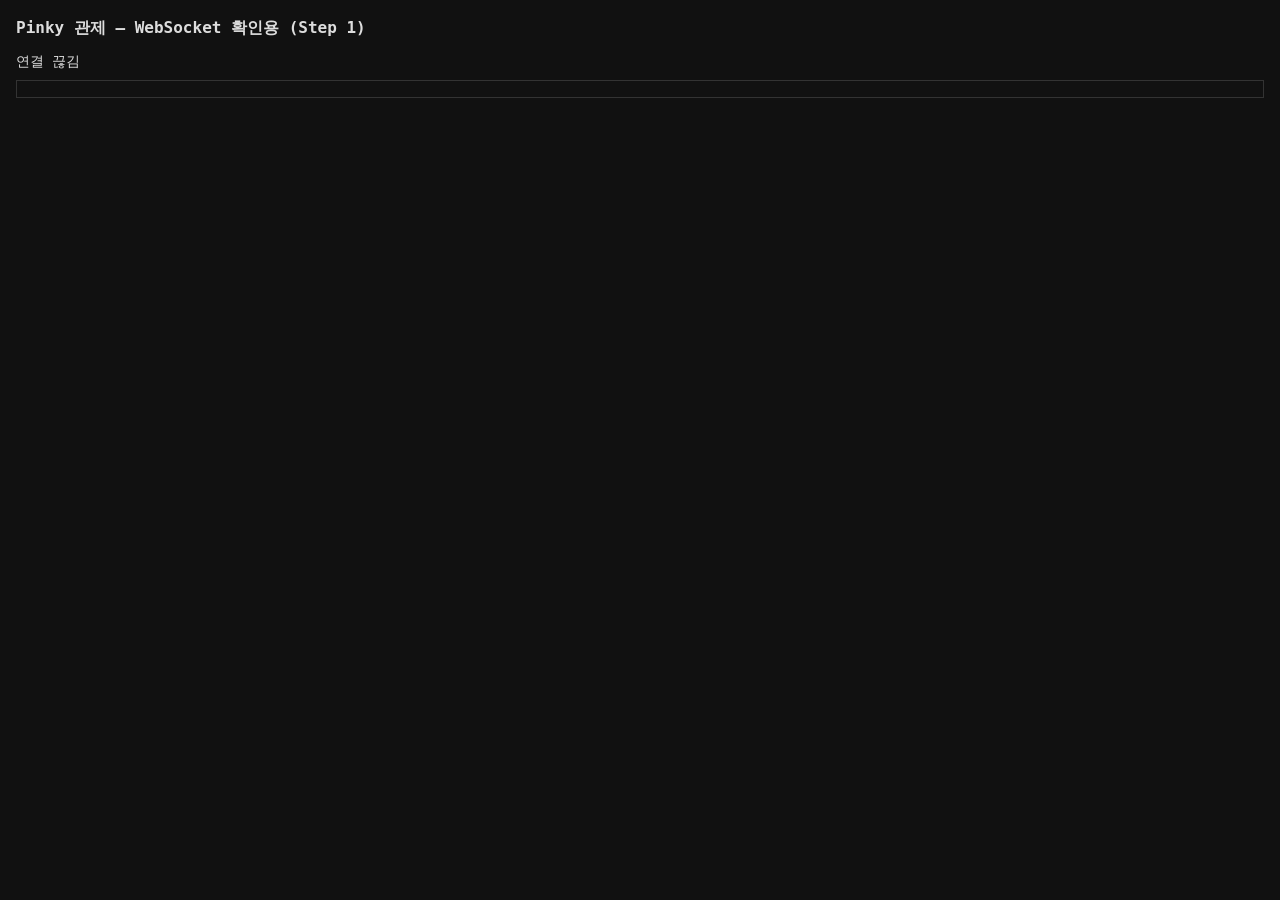
<file: pinky_web_gui/backend/static/index.html>
<!doctype html>
<html lang="ko">
<head>
<meta charset="utf-8">
<meta name="viewport" content="width=device-width, initial-scale=1">
<title>Pinky 관제 (콘솔 확인용)</title>
<style>
  body { font: 14px/1.5 monospace; margin: 16px; background: #111; color: #ddd; }
  h1 { font-size: 16px; }
  #status { margin-bottom: 8px; }
  #log { white-space: pre-wrap; max-height: 70vh; overflow: auto; border: 1px solid #333; padding: 8px; }
</style>
</head>
<body>
<h1>Pinky 관제 — WebSocket 확인용 (Step 1)</h1>
<div id="status">연결 중…</div>
<div id="log"></div>
<script>
  // Step 1 확인용 최소 페이지. 수신한 메시지를 화면과 브라우저 콘솔에 그대로 찍는다.
  const statusEl = document.getElementById('status');
  const logEl = document.getElementById('log');
  const MAX_LINES = 200;

  const ws = new WebSocket(`${location.protocol === 'https:' ? 'wss' : 'ws'}://${location.host}/ws`);
  ws.onopen = () => { statusEl.textContent = '연결됨'; };
  ws.onclose = () => { statusEl.textContent = '연결 끊김'; };
  ws.onmessage = (ev) => {
    const msg = JSON.parse(ev.data);
    console.log(msg);
    logEl.textContent += ev.data + '\n';
    const lines = logEl.textContent.split('\n');
    if (lines.length > MAX_LINES) logEl.textContent = lines.slice(-MAX_LINES).join('\n');
    logEl.scrollTop = logEl.scrollHeight;
  };
</script>
</body>
</html>
</file>
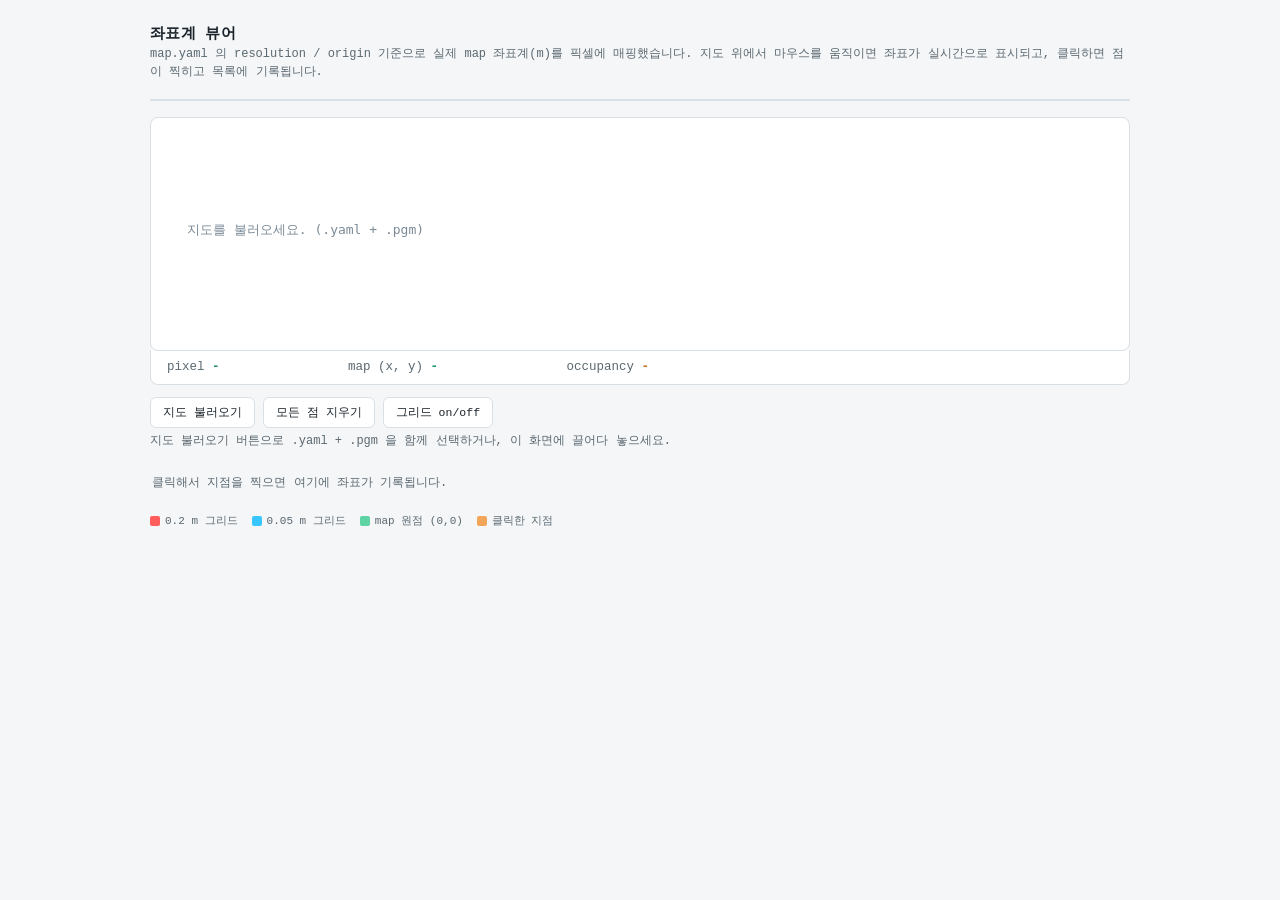
<file: map_view_pc/pinky_map_viewer.html>
<!DOCTYPE html>
<html lang="ko">
<head>
<meta charset="UTF-8">
<title>my_pinky_map10 좌표 뷰어</title>
<style>
  :root{
    --bg:#0d1117; --panel:#151b23; --line:#22303c; --grid-major:#3a4b55; --grid-minor:#1c262e;
    --accent:#5fd3a3; --accent2:#f2a65a; --text:#dbe4ea; --dim:#7b8a96; --mono:'SFMono-Regular',Consolas,'Liberation Mono',Menlo,monospace;
  }
  @media (prefers-color-scheme: light){
    :root:not([data-theme="dark"]){
      --bg:#f4f6f8; --panel:#ffffff; --line:#d8e0e6; --grid-major:#c3ccd3; --grid-minor:#e7ecef;
      --accent:#1f8f66; --accent2:#c9701f; --text:#1b242b; --dim:#5b6870;
    }
  }
  :root[data-theme="dark"]{
    --bg:#0d1117; --panel:#151b23; --line:#22303c; --grid-major:#3a4b55; --grid-minor:#1c262e;
    --accent:#5fd3a3; --accent2:#f2a65a; --text:#dbe4ea; --dim:#7b8a96;
  }
  *{box-sizing:border-box;}
  body{
    margin:0; background:var(--bg); color:var(--text); font-family:var(--mono);
    min-height:100vh; padding:24px 16px 60px;
  }
  .wrap{max-width:980px; margin:0 auto;}
  h1{font-size:15px; font-weight:600; letter-spacing:.02em; color:var(--text); margin:0 0 2px;}
  .sub{color:var(--dim); font-size:12px; margin:0 0 18px; line-height:1.5;}
  .meta{
    display:grid; grid-template-columns:repeat(auto-fit,minmax(120px,1fr)); gap:1px;
    background:var(--line); border:1px solid var(--line); border-radius:6px; overflow:hidden;
    margin-bottom:16px; font-size:11px;
  }
  .meta div{background:var(--panel); padding:8px 10px;}
  .meta b{display:block; color:var(--dim); font-weight:500; font-size:10px; text-transform:none; margin-bottom:2px;}
  .meta span{color:var(--accent); font-size:12.5px;}
  .stage{
    position:relative; background:var(--panel); border:1px solid var(--line); border-radius:8px;
    padding:16px; overflow:auto;
  }
  canvas{display:block; cursor:crosshair; image-rendering:pixelated; border-radius:2px;}
  .readout{
    display:flex; gap:18px; align-items:center; flex-wrap:wrap;
    background:var(--panel); border:1px solid var(--line); border-top:none; border-radius:0 0 8px 8px;
    padding:10px 16px; font-size:12.5px; margin-top:-1px;
  }
  .readout .tag{color:var(--dim);}
  .readout .val{color:var(--accent); font-weight:600; min-width:118px; display:inline-block;}
  .readout .val2{color:var(--accent2); font-weight:600; min-width:70px; display:inline-block;}
  .controls{display:flex; gap:8px; margin:12px 0 4px; flex-wrap:wrap;}
  button{
    font-family:var(--mono); font-size:11.5px; background:var(--panel); color:var(--text);
    border:1px solid var(--line); padding:7px 12px; border-radius:6px; cursor:pointer;
  }
  button:hover{border-color:var(--accent); color:var(--accent);}
  select{
    font-family:var(--mono); font-size:11.5px; background:var(--panel); color:var(--text);
    border:1px solid var(--line); padding:7px 10px; border-radius:6px;
  }
  body.dragging .stage{outline:2px dashed var(--accent); outline-offset:-6px;}
  .points{margin-top:10px; font-size:12px;}
  .points-list{list-style:none; margin:6px 0 0; padding:0; max-height:160px; overflow:auto;}
  .points-list li{
    display:flex; justify-content:space-between; gap:8px; padding:5px 8px; border-bottom:1px solid var(--line);
    color:var(--text); font-size:12px;
  }
  .points-list li span.c{color:var(--accent);}
  .points-list li button{padding:2px 7px; font-size:10px;}
  .empty{color:var(--dim); font-size:12px; padding:6px 2px;}
  .legend{display:flex; gap:14px; font-size:11px; color:var(--dim); margin-top:10px; flex-wrap:wrap;}
  .legend span{display:inline-flex; align-items:center; gap:5px;}
  .sw{width:10px; height:10px; border-radius:2px; display:inline-block;}
</style>
</head>
<body>
<div class="wrap">
  <h1 id="title">my_pinky_map10 — 좌표계 뷰어</h1>
  <p class="sub">map.yaml 의 resolution / origin 기준으로 실제 map 좌표계(m)를 픽셀에 매핑했습니다. 지도 위에서 마우스를 움직이면 좌표가 실시간으로 표시되고, 클릭하면 점이 찍히고 목록에 기록됩니다.</p>

  <div class="meta" id="meta"></div>

  <div class="stage">
    <canvas id="cv"></canvas>
  </div>
  <div class="readout">
    <span><span class="tag">pixel</span> <span class="val" id="pxOut">-</span></span>
    <span><span class="tag">map (x, y)</span> <span class="val" id="xyOut">-</span></span>
    <span><span class="tag">occupancy</span> <span class="val2" id="occOut">-</span></span>
  </div>

  <div class="controls">
    <button id="openBtn">지도 불러오기</button>
    <input type="file" id="mapFile" accept=".yaml,.yml,.pgm" multiple hidden>
    <button id="clearBtn">모든 점 지우기</button>
    <button id="gridBtn">그리드 on/off</button>
  </div>
  <div class="sub" id="mapNote">지도 불러오기 버튼으로 .yaml + .pgm 을 함께 선택하거나, 이 화면에 끌어다 놓으세요.</div>

  <div class="points">
    <div id="pointsEmpty" class="empty">클릭해서 지점을 찍으면 여기에 좌표가 기록됩니다.</div>
    <ul class="points-list" id="pointsList"></ul>
  </div>

  <div class="legend">
    <span><i class="sw" style="background:#ff5c5c"></i> 0.2 m 그리드</span>
    <span><i class="sw" style="background:#39c6ff"></i> 0.05 m 그리드</span>
    <span><i class="sw" style="background:#5fd3a3"></i> map 원점 (0,0)</span>
    <span><i class="sw" style="background:#f2a65a"></i> 클릭한 지점</span>
  </div>
</div>

<script>
// 지도 로드 전 placeholder (실제 값은 showMap 이 기본 지도/선택한 지도로 덮어쓴다)
let META = {
  image_w: 189,
  image_h: 120,
  resolution: 0.010,
  origin: [-0.167, -0.907, 0],
  negate: 0,
  occupied_thresh: 0.65,
  free_thresh: 0.196
};
let SCALE = 5; // display px per map px (지도 폭에 맞춰 applyMeta 에서 재계산)
const MAX_VIEW_W = 900;

const metaEl = document.getElementById('meta');
let xMin, yMin, xMax, yMax;

const cv = document.getElementById('cv');
const ctx = cv.getContext('2d', { willReadFrequently: true });

// META 가 바뀔 때마다 범위·캔버스 크기·메타 패널을 다시 계산한다.
function applyMeta(name){
  SCALE = Math.max(1, Math.min(5, Math.floor(MAX_VIEW_W / META.image_w)));
  xMin = META.origin[0]; yMin = META.origin[1];
  xMax = xMin + META.image_w * META.resolution;
  yMax = yMin + META.image_h * META.resolution;
  metaEl.innerHTML = `
    <div><b>이미지 크기</b><span>${META.image_w} × ${META.image_h} px</span></div>
    <div><b>해상도</b><span>${META.resolution} m/px</span></div>
    <div><b>origin (map frame)</b><span>${xMin.toFixed(3)}, ${yMin.toFixed(3)}</span></div>
    <div><b>x 범위</b><span>${xMin.toFixed(3)} ~ ${xMax.toFixed(3)} m</span></div>
    <div><b>y 범위</b><span>${yMin.toFixed(3)} ~ ${yMax.toFixed(3)} m</span></div>
  `;
  cv.width = META.image_w * SCALE;
  cv.height = META.image_h * SCALE;
  document.title = `${name} 좌표 뷰어`;
  document.getElementById('title').textContent = `${name} — 좌표계 뷰어`;
}

const img = new Image();
let mapLoaded = false; // 지도를 불러오기 전에는 좌표 계산/점 찍기를 막는다
let mapSrc = img; // draw() 가 그리는 대상: 내장 Image 또는 선택한 지도의 canvas

let showGrid = true;
let points = []; // {px, py, x, y}

function pxToMap(px, py){
  // px,py in image pixel coords, row0 = TOP of image.
  // ROS map_server: origin = world coord of image's BOTTOM-LEFT pixel corner.
  const x = xMin + px * META.resolution;
  const y = yMax - py * META.resolution;
  return [x, y];
}

function mapToPx(x, y){
  const px = (x - xMin) / META.resolution;
  const py = (yMax - y) / META.resolution;
  return [px, py];
}

function draw(){
  ctx.clearRect(0,0,cv.width,cv.height);
  ctx.imageSmoothingEnabled = false;
  ctx.drawImage(mapSrc, 0, 0, cv.width, cv.height);

  if(showGrid){
    // minor grid 0.05m — 확대가 작으면(SCALE<3) 너무 촘촘해서 생략
    if(SCALE >= 3){
      ctx.strokeStyle = 'rgba(57,198,255,0.35)';
      ctx.lineWidth = 1;
      for(let gx = Math.ceil(xMin/0.05)*0.05; gx <= xMax; gx += 0.05){
        const [px] = mapToPx(gx, 0);
        ctx.beginPath(); ctx.moveTo(px*SCALE, 0); ctx.lineTo(px*SCALE, cv.height); ctx.stroke();
      }
      for(let gy = Math.ceil(yMin/0.05)*0.05; gy <= yMax; gy += 0.05){
        const [,py] = mapToPx(0, gy);
        ctx.beginPath(); ctx.moveTo(0, py*SCALE); ctx.lineTo(cv.width, py*SCALE); ctx.stroke();
      }
    }
    // major grid 0.2m
    ctx.strokeStyle = 'rgba(255,92,92,0.55)';
    for(let gx = Math.ceil(xMin/0.2)*0.2; gx <= xMax; gx += 0.2){
      const [px] = mapToPx(gx, 0);
      ctx.beginPath(); ctx.moveTo(px*SCALE, 0); ctx.lineTo(px*SCALE, cv.height); ctx.stroke();
      ctx.fillStyle = '#ff8f8f'; ctx.font = '10px monospace';
      ctx.fillText(gx.toFixed(2), px*SCALE+2, 11);
    }
    for(let gy = Math.ceil(yMin/0.2)*0.2; gy <= yMax; gy += 0.2){
      const [,py] = mapToPx(0, gy);
      ctx.beginPath(); ctx.moveTo(0, py*SCALE); ctx.lineTo(cv.width, py*SCALE); ctx.stroke();
      ctx.fillStyle = '#ff8f8f'; ctx.font = '10px monospace';
      ctx.fillText(gy.toFixed(2), 2, py*SCALE-2);
    }
  }

  // origin marker
  const [ox, oy] = mapToPx(0,0);
  ctx.strokeStyle = '#5fd3a3'; ctx.lineWidth = 1.5;
  ctx.beginPath(); ctx.moveTo(0, oy*SCALE); ctx.lineTo(cv.width, oy*SCALE); ctx.stroke();
  ctx.beginPath(); ctx.moveTo(ox*SCALE, 0); ctx.lineTo(ox*SCALE, cv.height); ctx.stroke();
  ctx.fillStyle = '#5fd3a3';
  ctx.beginPath(); ctx.arc(ox*SCALE, oy*SCALE, 4, 0, Math.PI*2); ctx.fill();

  // clicked points
  points.forEach((p,i)=>{
    ctx.fillStyle = '#f2a65a';
    ctx.beginPath(); ctx.arc(p.px*SCALE, p.py*SCALE, 4, 0, Math.PI*2); ctx.fill();
    ctx.strokeStyle = '#0d1117'; ctx.lineWidth = 1; ctx.stroke();
    ctx.fillStyle = '#f2a65a'; ctx.font = 'bold 10px monospace';
    ctx.fillText('P'+(i+1), p.px*SCALE+6, p.py*SCALE-6);
  });
}

img.onload = draw;

// ---- 지도 선택: 사용자가 고른 .yaml + .pgm 을 읽는다 (서버 불필요) ----
const mapNote = document.getElementById('mapNote');

function parseYaml(text){
  const get = (re) => { const m = text.match(re); return m ? m[1].trim() : null; };
  const image = get(/^\s*image:\s*(\S+)/m);
  const resolution = parseFloat(get(/^\s*resolution:\s*([-\d.eE+]+)/m));
  const o = text.match(/^\s*origin:\s*\[\s*([-\d.eE+]+)\s*,\s*([-\d.eE+]+)\s*,\s*([-\d.eE+]+)\s*\]/m);
  const negate = parseInt(get(/^\s*negate:\s*(\d)/m) ?? '0', 10);
  const occ = parseFloat(get(/^\s*occupied_thresh:\s*([-\d.eE+]+)/m) ?? '0.65');
  const free = parseFloat(get(/^\s*free_thresh:\s*([-\d.eE+]+)/m) ?? '0.196');
  if(!image || !isFinite(resolution) || !o) throw new Error('yaml 에서 image/resolution/origin 을 읽지 못했습니다');
  return { image, resolution, origin: [+o[1], +o[2], +o[3]], negate, occupied_thresh: occ, free_thresh: free };
}

// P5(binary PGM) → 그레이스케일 canvas. 헤더의 '#' 주석 줄은 건너뛴다.
function pgmToCanvas(buf){
  const u8 = new Uint8Array(buf);
  let pos = 0;
  const token = () => {
    for(;;){
      while(pos < u8.length && /\s/.test(String.fromCharCode(u8[pos]))) pos++;
      if(u8[pos] === 0x23){ while(pos < u8.length && u8[pos] !== 0x0a) pos++; continue; }
      break;
    }
    let s = '';
    while(pos < u8.length && !/\s/.test(String.fromCharCode(u8[pos]))) s += String.fromCharCode(u8[pos++]);
    return s;
  };
  if(token() !== 'P5') throw new Error('P5 형식의 PGM 이 아닙니다');
  const w = parseInt(token(), 10), h = parseInt(token(), 10), maxv = parseInt(token(), 10);
  pos++; // maxval 뒤 공백 1바이트
  if(maxv > 255) throw new Error('16bit PGM 은 지원하지 않습니다');
  const c = document.createElement('canvas');
  c.width = w; c.height = h;
  const id = c.getContext('2d').createImageData(w, h);
  for(let i = 0; i < w*h; i++){
    const v = Math.round(u8[pos + i] * 255 / maxv);
    id.data[i*4] = id.data[i*4+1] = id.data[i*4+2] = v;
    id.data[i*4+3] = 255;
  }
  c.getContext('2d').putImageData(id, 0, 0);
  return c;
}

function showMap(name, meta, canvas){
  META = { image_w: canvas.width, image_h: canvas.height, ...meta };
  mapSrc = canvas;
  mapLoaded = true;
  points = []; // 지도마다 좌표계가 다르므로 기록한 점은 초기화
  applyMeta(name);
  renderPointsList();
  draw();
}

// files: File[] — .yaml 1개와 그 yaml 의 image: 가 가리키는 .pgm 이 들어 있어야 한다.
async function loadFromFiles(files){
  mapNote.textContent = '';
  try{
    const yf = files.find(f => /\.ya?ml$/i.test(f.name));
    if(!yf) throw new Error('.yaml 파일도 함께 선택하세요');
    const meta = parseYaml(await yf.text());
    const base = meta.image.split('/').pop();
    const pf = files.find(f => f.name === base);
    if(!pf) throw new Error(`yaml 이 가리키는 이미지(${base})도 함께 선택하세요`);
    showMap(yf.name.replace(/\.ya?ml$/i, ''), meta, pgmToCanvas(await pf.arrayBuffer()));
  }catch(e){
    mapNote.textContent = '지도 로드 실패: ' + e.message;
  }
}

// 지도 불러오기: yaml + pgm 을 함께 선택한다.
// 웹 페이지는 선택 창의 시작 폴더를 경로로 지정할 수 없다. 대신 id 를 주면 Chrome 이
// 이 id 로 마지막에 연 폴더(예: map_view_pc/maps)를 기억해 다음부터 거기서 열어 준다.
const fileInput = document.getElementById('mapFile');
fileInput.onchange = async () => {
  await loadFromFiles([...fileInput.files]);
  fileInput.value = '';
};
document.getElementById('openBtn').onclick = async () => {
  if(window.showOpenFilePicker){
    try{
      const handles = await window.showOpenFilePicker({
        id: 'pinky-maps',
        multiple: true,
        types: [{ description: 'ROS map (.yaml, .pgm)', accept: { 'application/octet-stream': ['.yaml', '.yml', '.pgm'] } }],
      });
      await loadFromFiles(await Promise.all(handles.map(h => h.getFile())));
      return;
    }catch(e){
      if(e.name === 'AbortError') return; // 사용자가 취소
      // 그 외(file:// 에서 막힘 등)는 일반 파일 선택으로 대체
    }
  }
  fileInput.click();
};

// 방법 2: 드래그 앤 드롭
window.addEventListener('dragover', (e) => { e.preventDefault(); document.body.classList.add('dragging'); });
window.addEventListener('dragleave', (e) => { if(!e.relatedTarget) document.body.classList.remove('dragging'); });
window.addEventListener('drop', async (e) => {
  e.preventDefault();
  document.body.classList.remove('dragging');
  await loadFromFiles([...e.dataTransfer.files]);
});

// ---- 시작 화면: 지도 없이 빈 화면으로 연다 ----
function showEmpty(){
  metaEl.innerHTML = '';
  document.title = '좌표 뷰어';
  document.getElementById('title').textContent = '좌표계 뷰어';
  cv.width = 600; cv.height = 200;
  ctx.fillStyle = '#7b8a96'; ctx.font = '13px monospace';
  ctx.fillText('지도를 불러오세요. (.yaml + .pgm)', 20, 100);
}
showEmpty();

function updateReadout(px, py){
  const [x,y] = pxToMap(px, py);
  document.getElementById('pxOut').textContent = `(${px.toFixed(0)}, ${py.toFixed(0)})`;
  document.getElementById('xyOut').textContent = `${x.toFixed(3)} m, ${y.toFixed(3)} m`;
  const cx = Math.min(META.image_w-1, Math.max(0, Math.round(px)));
  const cy = Math.min(META.image_h-1, Math.max(0, Math.round(py)));
  try{
    const d = ctx.getImageData(cx*SCALE, cy*SCALE, 1, 1).data;
    const v = d[0];
    let label = v > 250 ? 'free (흰색)' : v < 10 ? 'occupied (검정, 벽)' : 'unknown (회색)';
    document.getElementById('occOut').textContent = `${v} — ${label}`;
  }catch(e){}
}

cv.addEventListener('mousemove', (e)=>{
  if(!mapLoaded) return;
  const r = cv.getBoundingClientRect();
  const px = (e.clientX - r.left) * (cv.width / r.width) / SCALE;
  const py = (e.clientY - r.top) * (cv.height / r.height) / SCALE;
  updateReadout(px, py);
});

function renderPointsList(){
  const list = document.getElementById('pointsList');
  const empty = document.getElementById('pointsEmpty');
  list.innerHTML = '';
  empty.style.display = points.length ? 'none' : 'block';
  points.forEach((p,i)=>{
    const li = document.createElement('li');
    li.innerHTML = `<span><span class="c">P${i+1}</span> — map: (${p.x.toFixed(3)}, ${p.y.toFixed(3)}) m &nbsp; px: (${p.px.toFixed(0)}, ${p.py.toFixed(0)})</span>`;
    const btn = document.createElement('button');
    btn.textContent = '삭제';
    btn.onclick = ()=>{ points.splice(i,1); renderPointsList(); draw(); };
    li.appendChild(btn);
    list.appendChild(li);
  });
}

cv.addEventListener('click', (e)=>{
  if(!mapLoaded) return;
  const r = cv.getBoundingClientRect();
  const px = (e.clientX - r.left) * (cv.width / r.width) / SCALE;
  const py = (e.clientY - r.top) * (cv.height / r.height) / SCALE;
  const [x,y] = pxToMap(px, py);
  points.push({px, py, x, y});
  renderPointsList();
  draw();
});

document.getElementById('clearBtn').onclick = ()=>{ points = []; renderPointsList(); draw(); };
document.getElementById('gridBtn').onclick = ()=>{ showGrid = !showGrid; draw(); };
</script>
</body>
</html>
</file>
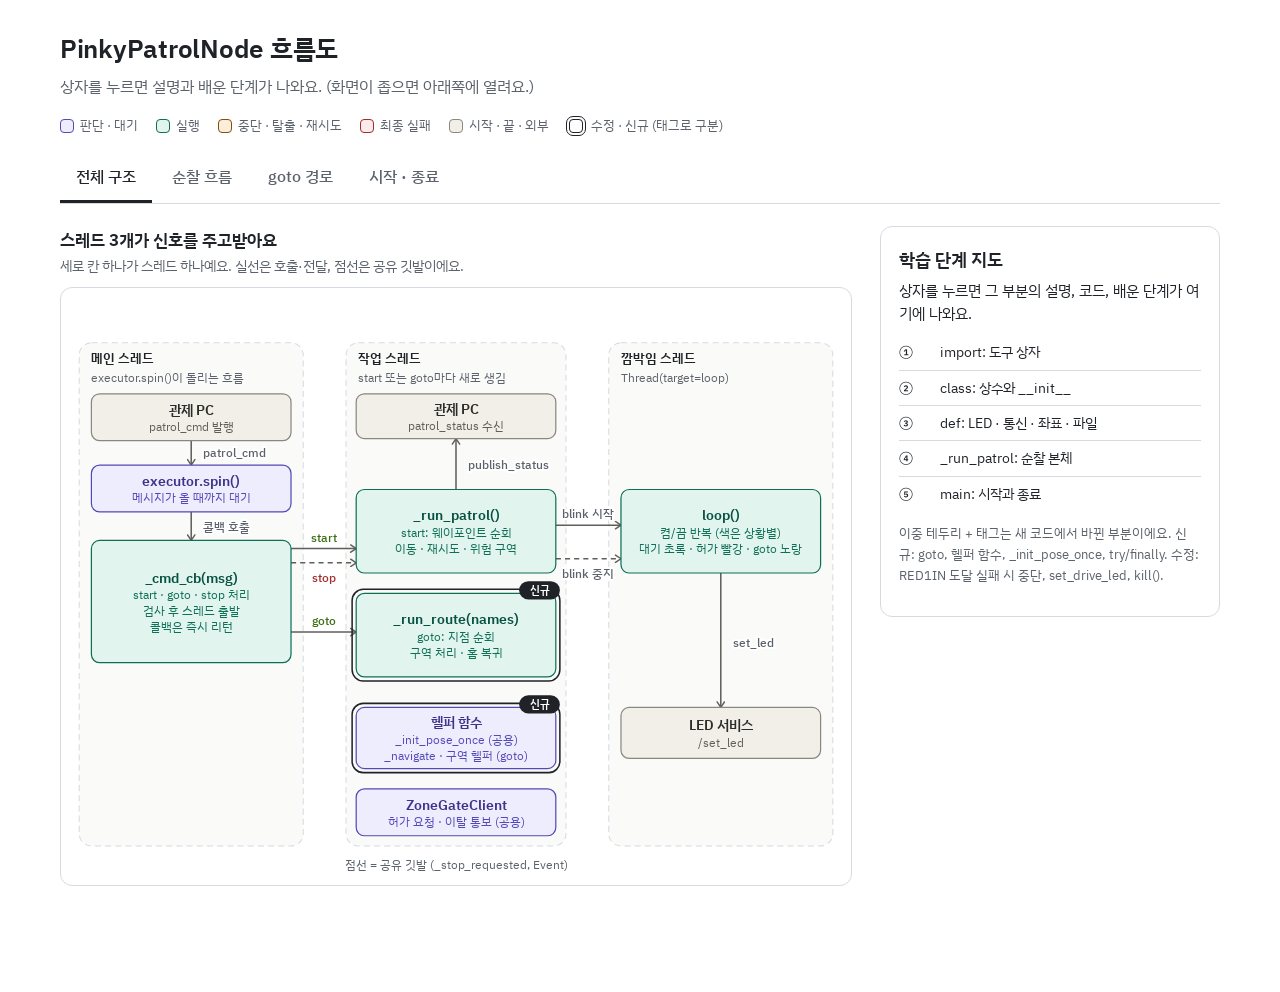
<file: my_pinky_package/PinkyPatrolNode 흐름도.html>
<!DOCTYPE html>
<html lang="ko">
<head>
<meta charset="utf-8">
<meta name="viewport" content="width=device-width, initial-scale=1, viewport-fit=cover">
<title>PinkyPatrolNode 흐름도</title>
<link rel="preconnect" href="https://fonts.googleapis.com">
<link rel="preconnect" href="https://fonts.gstatic.com" crossorigin>
<link href="https://fonts.googleapis.com/css2?family=IBM+Plex+Mono:wght@400;500&family=IBM+Plex+Sans+KR:wght@400;500;600&display=swap" rel="stylesheet">
<style>
:root{
  box-sizing:border-box;
  padding-top:env(safe-area-inset-top,0px);
  padding-bottom:env(safe-area-inset-bottom,0px);
  --sans:"IBM Plex Sans KR","Apple SD Gothic Neo","Malgun Gothic","Noto Sans KR",system-ui,sans-serif;
  --mono:"IBM Plex Mono",ui-monospace,"SFMono-Regular",Menlo,Consolas,monospace;
  --bg:#FFFFFF; --ink:#1F2328; --muted:#5B626B; --line:#D6DAE0; --lane:#FAFAF8;
  --edge:#5F5E5A; --code:#F3F4F6; --yes:#3B6D11; --no:#A32D2D; --am:#854F0B;
  --gray-f:#F1EFE8; --gray-s:#888780; --gray-t:#2C2C2A; --gray-u:#5F5E5A;
  --purple-f:#EEEDFE; --purple-s:#534AB7; --purple-t:#3C3489; --purple-u:#534AB7;
  --teal-f:#E1F5EE; --teal-s:#0F6E56; --teal-t:#085041; --teal-u:#0F6E56;
  --amber-f:#FAEEDA; --amber-s:#854F0B; --amber-t:#633806; --amber-u:#854F0B;
  --red-f:#FCEBEB; --red-s:#A32D2D; --red-t:#791F1F; --red-u:#A32D2D;
}
@media (prefers-color-scheme: dark){
  :root:not([data-theme="light"]){
    --bg:#15171B; --ink:#E8EAED; --muted:#A3AAB4; --line:#3A4049; --lane:#1B1E23;
    --edge:#9DA3AD; --code:#22262D; --yes:#97C459; --no:#F09595; --am:#EF9F27;
    --gray-f:#2C2C2A; --gray-s:#B4B2A9; --gray-t:#F1EFE8; --gray-u:#B4B2A9;
    --purple-f:#26215C; --purple-s:#AFA9EC; --purple-t:#CECBF6; --purple-u:#AFA9EC;
    --teal-f:#04342C; --teal-s:#5DCAA5; --teal-t:#9FE1CB; --teal-u:#5DCAA5;
    --amber-f:#412402; --amber-s:#EF9F27; --amber-t:#FAC775; --amber-u:#EF9F27;
    --red-f:#501313; --red-s:#F09595; --red-t:#F7C1C1; --red-u:#F09595;
  }
}
:root[data-theme="dark"]{
  --bg:#15171B; --ink:#E8EAED; --muted:#A3AAB4; --line:#3A4049; --lane:#1B1E23;
  --edge:#9DA3AD; --code:#22262D; --yes:#97C459; --no:#F09595; --am:#EF9F27;
  --gray-f:#2C2C2A; --gray-s:#B4B2A9; --gray-t:#F1EFE8; --gray-u:#B4B2A9;
  --purple-f:#26215C; --purple-s:#AFA9EC; --purple-t:#CECBF6; --purple-u:#AFA9EC;
  --teal-f:#04342C; --teal-s:#5DCAA5; --teal-t:#9FE1CB; --teal-u:#5DCAA5;
  --amber-f:#412402; --amber-s:#EF9F27; --amber-t:#FAC775; --amber-u:#EF9F27;
  --red-f:#501313; --red-s:#F09595; --red-t:#F7C1C1; --red-u:#F09595;
}
html{scroll-padding-top:env(safe-area-inset-top,0px)}
*,*::before,*::after{box-sizing:inherit}
body{margin:0;background:var(--bg);color:var(--ink);font-family:var(--sans);line-height:1.6;-webkit-text-size-adjust:100%}
.wrap{max-width:1200px;margin:0 auto;padding:28px 20px 72px}
h1{font-size:26px;font-weight:600;letter-spacing:-0.01em;margin:0 0 4px}
.lead{margin:0 0 16px;color:var(--muted)}
.legend{display:flex;flex-wrap:wrap;gap:6px 18px;margin:0 0 18px;padding:0;list-style:none;font-size:13px;color:var(--muted)}
.legend li{display:flex;align-items:center;gap:6px}
.sw{display:inline-block;width:14px;height:14px;border-radius:4px;background:var(--f);border:1.5px solid var(--s)}
.sw.k-gray{--f:var(--gray-f);--s:var(--gray-s)}
.sw.k-purple{--f:var(--purple-f);--s:var(--purple-s)}
.sw.k-teal{--f:var(--teal-f);--s:var(--teal-s)}
.sw.k-amber{--f:var(--amber-f);--s:var(--amber-s)}
.sw.k-red{--f:var(--red-f);--s:var(--red-s)}
.sw.chg{background:var(--bg);border:1.5px solid var(--ink);outline:1.5px solid var(--ink);outline-offset:2px;margin:0 2px}
.tabs{display:flex;gap:4px;margin:0 0 22px;border-bottom:1px solid var(--line);overflow-x:auto}
.tab{appearance:none;background:none;border:0;border-bottom:3px solid transparent;padding:10px 16px;font:inherit;font-weight:500;color:var(--muted);cursor:pointer;white-space:nowrap}
.tab[aria-selected="true"]{color:var(--ink);border-bottom-color:var(--ink)}
.tab:focus-visible{outline:2px solid var(--ink);outline-offset:-2px}
.layout{display:grid;grid-template-columns:minmax(0,1fr) 340px;gap:28px;align-items:start}
.sec{margin:0 0 34px}
.sec h2{font-size:17px;font-weight:600;margin:0 0 2px}
.sec h3{font-size:14px;font-weight:600;margin:16px 0 6px;color:var(--muted)}
.sec .sub{margin:0 0 10px;color:var(--muted);font-size:14px}
.diagram{overflow-x:auto;border:1px solid var(--line);border-radius:12px;padding:8px;background:var(--bg)}
.diagram svg{display:block;width:100%;height:auto}

/* svg parts */
.ct{fill:var(--lane);stroke:var(--line);stroke-width:1;stroke-dasharray:6 4}
.ctl{font-size:13px;font-weight:600;fill:var(--ink)}
.cts{font-size:12px;fill:var(--muted)}
.edge{fill:none;stroke:var(--edge);stroke-width:1.5}
.edge.dash{stroke-dasharray:5 4}
.edge.amber{stroke:var(--am)}
.el{font-size:12px;font-weight:500;fill:var(--muted);paint-order:stroke;stroke:var(--bg);stroke-width:4px;stroke-linejoin:round}
.el-y{fill:var(--yes)} .el-n{fill:var(--no)} .el-am{fill:var(--am)}
.ft{font-size:12px;fill:var(--muted);paint-order:stroke;stroke:var(--bg);stroke-width:4px;stroke-linejoin:round}
.ft.warn{fill:var(--no);font-weight:500}
.ft.am{fill:var(--am);font-weight:500}
.node{cursor:pointer;outline:none}
.node .box{fill:var(--f);stroke:var(--s);stroke-width:1.2}
.node:hover .box{stroke-width:2}
.node.sel .box{stroke-width:3.2}
.node:focus-visible .box{stroke:var(--ink);stroke-width:3.2}
.node .nt{fill:var(--t);font-size:14px;font-weight:600}
.node .ns{fill:var(--u);font-size:12px}
.node .ring{fill:none;stroke:var(--ink);stroke-width:1.5}
.node .tag{fill:var(--ink)}
.node .tagt{fill:var(--bg);font-size:11px;font-weight:600}
.k-gray{--f:var(--gray-f);--s:var(--gray-s);--t:var(--gray-t);--u:var(--gray-u)}
.k-purple{--f:var(--purple-f);--s:var(--purple-s);--t:var(--purple-t);--u:var(--purple-u)}
.k-teal{--f:var(--teal-f);--s:var(--teal-s);--t:var(--teal-t);--u:var(--teal-u)}
.k-amber{--f:var(--amber-f);--s:var(--amber-s);--t:var(--amber-t);--u:var(--amber-u)}
.k-red{--f:var(--red-f);--s:var(--red-s);--t:var(--red-t);--u:var(--red-u)}

/* panel */
#panel{position:sticky;top:16px;max-height:calc(100vh - 32px);overflow:auto;border:1px solid var(--line);border-radius:12px;padding:18px 18px 20px;background:var(--bg)}
#panel h3{font-size:18px;font-weight:600;margin:2px 0 8px;line-height:1.35;overflow-wrap:anywhere}
#panel p{margin:0 0 10px;font-size:14.5px}
.p-stage{font-size:13px;color:var(--muted)}
.badge{display:inline-block;margin-left:6px;padding:1px 9px;border-radius:999px;background:var(--ink);color:var(--bg);font-size:12px;font-weight:600}
#panel pre{margin:10px 0 0;padding:10px 12px;background:var(--code);border-radius:8px;overflow:auto;font:13px/1.55 var(--mono)}
#panel code{font:inherit}
.p-why{margin-top:14px;padding-left:10px;border-left:3px solid var(--line);font-size:14px}
.p-why b{display:block;font-weight:600;margin-bottom:2px}
.map{margin:10px 0 0;padding:0;list-style:none;font-size:14px}
.map li{display:flex;gap:10px;padding:6px 0;border-top:1px solid var(--line)}
.map li:first-child{border-top:0}
.map b{min-width:2.2em;font-weight:600}
.p-close{display:none;appearance:none;border:1px solid var(--line);background:var(--bg);color:var(--ink);border-radius:8px;font:inherit;font-size:13px;padding:4px 12px;cursor:pointer;float:right;margin-left:8px}
.p-close:focus-visible{outline:2px solid var(--ink);outline-offset:2px}

@media (max-width:899px){
  .layout{grid-template-columns:1fr}
  #panel{position:fixed;left:0;right:0;bottom:0;top:auto;max-height:55vh;z-index:10;border-radius:14px 14px 0 0;border-width:1px 0 0;box-shadow:0 -6px 24px rgba(0,0,0,.18);padding:16px 18px calc(18px + env(safe-area-inset-bottom,0px))}
  #panel.empty{display:none}
  .p-close{display:block}
  body.has-sel .wrap{padding-bottom:58vh}
  h1{font-size:22px}
}
@media (prefers-reduced-motion: reduce){*{transition:none!important}}
</style>
</head>
<body>
<main class="wrap">
  <h1>PinkyPatrolNode 흐름도</h1>
  <p class="lead">상자를 누르면 설명과 배운 단계가 나와요. (화면이 좁으면 아래쪽에 열려요.)</p>

  <ul class="legend" aria-label="색 설명">
    <li><i class="sw k-purple"></i>판단 · 대기</li>
    <li><i class="sw k-teal"></i>실행</li>
    <li><i class="sw k-amber"></i>중단 · 탈출 · 재시도</li>
    <li><i class="sw k-red"></i>최종 실패</li>
    <li><i class="sw k-gray"></i>시작 · 끝 · 외부</li>
    <li><i class="sw chg"></i>수정 · 신규 (태그로 구분)</li>
  </ul>

  <div class="tabs" role="tablist" aria-label="흐름도 선택">
    <button class="tab" role="tab" id="t-a" aria-controls="v-a" aria-selected="true">전체 구조</button>
    <button class="tab" role="tab" id="t-b" aria-controls="v-b" aria-selected="false">순찰 흐름</button>
    <button class="tab" role="tab" id="t-g" aria-controls="v-g" aria-selected="false">goto 경로</button>
    <button class="tab" role="tab" id="t-c" aria-controls="v-c" aria-selected="false">시작 · 종료</button>
  </div>

  <div class="layout">
    <div id="views">
      <section id="v-a" role="tabpanel" aria-labelledby="t-a">
        <div class="sec">
          <h2>스레드 3개가 신호를 주고받아요</h2>
          <p class="sub">세로 칸 하나가 스레드 하나예요. 실선은 호출·전달, 점선은 공유 깃발이에요.</p>
          <div class="diagram" data-d="a"></div>
        </div>
      </section>

      <section id="v-b" role="tabpanel" aria-labelledby="t-b" hidden>
        <div class="sec">
          <h2>① 준비</h2>
          <p class="sub">스레드가 시작되면 상태를 켜고, 저장된 위치로 보정하고, Nav2를 기다려요.</p>
          <div class="diagram" data-d="b1"></div>
        </div>
        <div class="sec">
          <h2>② 웨이포인트 하나 이동 · 재시도</h2>
          <p class="sub">한 지점을 최대 3번 시도해요. 이중 테두리가 이번에 수정한 부분이에요.</p>
          <div class="diagram" data-d="b2"></div>
        </div>
        <div class="sec">
          <h2>③ 위험 구역</h2>
          <p class="sub">RED1IN에 도착하면 허가를 기다리고, RED1OUT에 도착하면 반납해요.</p>
          <h3>진입 허가 대기</h3>
          <div class="diagram" data-d="b3"></div>
          <h3>이탈 통보</h3>
          <div class="diagram" data-d="b3x"></div>
        </div>
        <div class="sec">
          <h2>④ 마무리</h2>
          <p class="sub">루프가 끝난 뒤 완주 또는 정지 상태를 남기고, 순찰 중 표시를 내려요.</p>
          <div class="diagram" data-d="b4"></div>
        </div>
      </section>

      <section id="v-g" role="tabpanel" aria-labelledby="t-g" hidden>
        <div class="sec">
          <h2>예시: goto:P2,P3,P6,P7</h2>
          <p class="sub">밖에서 안으로 들어갈 때만 RED1IN(허가), 안에서 밖으로 나올 때만 RED1OUT(반납)을 지나가요.</p>
          <div class="diagram" data-d="g0"></div>
        </div>
        <div class="sec">
          <h2>① 명령 검사</h2>
          <p class="sub">스레드를 시작하기 전에 입력을 걸러내요. 통과하면 _run_route가 출발해요.</p>
          <div class="diagram" data-d="g1"></div>
        </div>
        <div class="sec">
          <h2>② _run_route: 지점 순회</h2>
          <p class="sub">구역 4가지 경우(밖→안, 안→밖, 안→안, 밖→밖)는 A·B 분기와 건너뛰기로 처리해요.</p>
          <div class="diagram" data-d="g2"></div>
        </div>
        <div class="sec">
          <h2>③ 헬퍼 함수 반환값</h2>
          <p class="sub">True/False가 "락을 잡았는가"와 "계속할 수 있는가"를 알려줘요.</p>
          <div class="diagram" data-d="g3"></div>
        </div>
      </section>

      <section id="v-c" role="tabpanel" aria-labelledby="t-c" hidden>
        <div class="sec">
          <h2>켜지고, 기다리고, Ctrl+C로 끝나요</h2>
          <p class="sub">대기 중인 메인 스레드가 명령을 받아 처리하고, 종료할 때는 finally에서 5단계로 정리해요.</p>
          <div class="diagram" data-d="c"></div>
        </div>
      </section>
    </div>

    <aside id="panel" class="empty" aria-live="polite"></aside>
  </div>
</main>

<script>
(function(){
  var N=function(id,x,y,w,h,k,t,s,i){return Object.assign({id:id,x:x,y:y,w:w,h:h,k:k,t:t,s:s},i||{});};
  var E=function(p,o){return Object.assign({p:p},o||{});};
  var D={};
  /* ───────── 전체 구조 ───────── */
  D.a={label:'전체 구조: 스레드 3개',vb:[760,570],
    lanes:[
      {x:10,y:46,w:220,h:494,t:'메인 스레드',s:'executor.spin()이 돌리는 흐름'},
      {x:272,y:46,w:216,h:494,t:'작업 스레드',s:'start 또는 goto마다 새로 생김'},
      {x:530,y:46,w:220,h:494,t:'깜박임 스레드',s:'Thread(target=loop)'}
    ],
    nodes:[
      N('a_pc',22,96,196,46,'gray','관제 PC','patrol_cmd 발행',{st:'② 통신/명령',
        d:"관제 PC가 patrol_cmd 토픽으로 'start', 'goto:P2,P3', 'stop' 같은 글자를 보내요.",
        c:"ros2 topic pub --once patrol_cmd std_msgs/msg/String \"{data: 'goto:P2,P3'}\""}),
      N('a_spin',22,166,196,46,'purple','executor.spin()','메시지가 올 때까지 대기',{st:'⑤ main',
        d:"메인 스레드가 하는 일은 '기다리다 콜백 호출'뿐이에요. 오래 걸리는 일을 맡기지 않아서 stop 명령을 언제든 받을 수 있어요.",
        c:"executor.spin()"}),
      N('a_cmd',22,240,196,120,'teal','_cmd_cb(msg)',['start · goto · stop 처리','검사 후 스레드 출발','콜백은 즉시 리턴'],{st:'② 통신/명령',
        d:"명령을 읽어요. start와 goto는 (goto는 입력 검사 후) _running을 먼저 켜고 작업 스레드를 출발시켜요. stop은 깃발을 올리고 이동을 취소한 뒤 바로 끝나요.",
        c:"if cmd == 'start':\n    self._running = True\n    Thread(target=self._run_patrol, daemon=True).start()\nelif cmd.startswith('goto:'):\n    ...  # 검사 3종 후\n    Thread(target=self._run_route, args=(names,), daemon=True).start()",
        why:"콜백 안에서 작업을 직접 돌리면, 끝날 때까지 stop 메시지를 받아줄 사람이 없어져요."}),
      N('a_status',282,96,196,44,'gray','관제 PC','patrol_status 수신',{st:'② 통신/명령',
        d:"로봇이 JSON 글자로 상태(IDLE, MOVING, WAITING_ZONE, ARRIVED, STOPPED 등)를 보내요. 순찰과 goto 둘 다 같은 토픽을 써요.",
        c:"self.publish_status('MOVING', 2)"}),
      N('a_run',282,190,196,82,'teal','_run_patrol()',['start: 웨이포인트 순회','이동 · 재시도 · 위험 구역'],{st:'④ _run_patrol',
        d:"start 명령의 순찰 전체를 맡는 작업 스레드예요. 지금은 try/finally로 감싸서, 어떻게 끝나든 대기 LED 복귀와 _running = False가 실행돼요."}),
      N('a_route',282,292,196,82,'teal','_run_route(names)',['goto: 지점 순회','구역 처리 · 홈 복귀'],{chg:true,tag:'신규',st:'④-4 goto 경로',
        d:"goto 명령의 경로를 맡는 작업 스레드예요. 구역 안/밖을 보고 RED1IN 허가 대기와 RED1OUT 락 반납을 알아서 처리하고, 마지막에 홈(P1)으로 돌아가요.",
        c:"Thread(target=self._run_route, args=(names,), daemon=True)"}),
      N('a_helper',282,404,196,60,'purple','헬퍼 함수',['_init_pose_once (공용)','_navigate · 구역 헬퍼 (goto)'],{chg:true,tag:'신규',st:'③ · ④-4',
        d:"_init_pose_once는 순찰과 goto가 함께 써요(노드 실행 후 첫 작업에서만 초기 위치 보정). _navigate(이동 + 3회 재시도), _enter_zone, _leave_zone은 goto(_run_route)가 써요."}),
      N('a_gate',282,484,196,46,'purple','ZoneGateClient','허가 요청 · 이탈 통보 (공용)',{st:'④-3 위험 구역',
        d:"다른 로봇과 위험 구역 출입을 조정하는 클라이언트예요. 순찰과 goto 모두 진입 지점에서 허가를 기다리고, 이탈 지점에서 반납해요.",
        c:"self.gate.wait_for_entry(\n    stop_check=lambda: self._stop_requested)\nself.gate.notify_exit()"}),
      N('a_blink',542,190,196,82,'teal','loop()',['켬/끔 반복 (색은 상황별)','대기 초록 · 허가 빨강 · goto 노랑'],{st:'① LED',
        d:"start_blink가 만든 스레드예요. Event 깃발이 올라올 때까지 켬/끔을 반복해요. 대기(초록), 구역 허가 대기(빨강), goto 도착 후 대기(노랑)에 모두 같은 함수를 써요.",
        c:"while not stop.is_set():\n    ...\n    stop.wait(period)",
        why:"time.sleep 대신 stop.wait을 쓰면, 쉬는 도중에 깃발이 올라와도 즉시 깨어나요."}),
      N('a_led',542,404,196,50,'gray','LED 서비스','/set_led',{st:'① LED',
        d:"pinky_led 패키지의 led_server가 제공하는 서비스예요. 없으면 set_led가 자동으로 띄워요(로그 레벨 WARN, 별도 세션).",
        c:"self.led_cli.call_async(req)"})
    ],
    edges:[
      E([[120,142],[120,166]],{l:['patrol_cmd',132,154,'start']}),
      E([[120,212],[120,240]],{l:['콜백 호출',132,226,'start']}),
      E([[218,248],[282,248]],{l:['start',250,237,'middle','y']}),
      E([[218,262],[282,262]],{dash:true,l:['stop',250,276,'middle','n']}),
      E([[218,330],[282,330]],{l:['goto',250,319,'middle','y']}),
      E([[380,190],[380,140]],{l:['publish_status',392,165,'start']}),
      E([[478,225],[542,225]],{l:['blink 시작',510,214,'middle']}),
      E([[478,258],[542,258]],{dash:true,l:['blink 중지',510,272,'middle']}),
      E([[640,272],[640,404]],{l:['set_led',652,340,'start']})
    ],
    texts:[{x:380,y:558,t:'점선 = 공유 깃발 (_stop_requested, Event)',a:'middle'}]
  };

  /* ───────── 순찰 ① 준비 ───────── */
  D.b1={label:'순찰 준비 흐름 (수정본)',vb:[760,530],
    nodes:[
      N('b1_start',90,14,220,48,'gray','_running = True','STARTING 발행',{st:'④-1 준비',
        d:"순찰 스레드가 시작되면 '순찰 중' 표시를 켜고 관제에 알려요. _cmd_cb가 이미 켜 둔 값이라 사실상 한 번 더 켜는 거예요(무해).",
        c:"self._running = True\nself.publish_status('STARTING', -1)"}),
      N('b1_done',90,92,220,52,'purple','이미 보정했나?','_pose_initialized',{chg:true,tag:'신규',st:'③-2 · ④-1',
        d:"_init_pose_once의 첫 줄이에요. 이 노드를 켠 뒤 이미 한 번 보정을 했으면 바로 끝내요.",
        c:"if self._pose_initialized:\n    return\nself._pose_initialized = True",
        why:"첫 작업에서 AMCL이 위치를 잡으면 이후엔 로봇이 움직이며 계속 추정해요. 매번 저장된 옛 위치를 다시 넣으면 잘 추정된 위치를 덮어쓸 수 있고, 제자리 회전 시간도 낭비돼요. 플래그를 먼저 True로 올리는 건 파일이 없거나 실패해도 다시 시도하지 않게 하려는 거예요."}),
      N('b1_has',90,186,220,52,'purple','저장된 위치 있나?','load_last_pose()',{st:'③-3 파일 저장',
        d:"마지막으로 저장해 둔 위치 파일이 있으면 딕셔너리, 없으면 None을 돌려줘요.",
        c:"last = self.load_last_pose()\nif last is None:\n    return"}),
      N('b1_cal',380,178,250,68,'teal','초기 보정',['publish_initial_pose','→ spin_in_place'],{st:'③-2 구독자 대기',
        d:"저장된 위치를 AMCL에게 알려주고(구독자가 붙을 때까지 기다린 뒤 발행), 제자리 회전으로 방향을 잡게 해요.",
        c:"self.publish_initial_pose(x, y, yaw)\nself.spin_in_place(duration=4.0, angular_speed=0.5)",
        why:"_init_pose_once는 spin_in_place에 duration=4.0을 직접 넘겨요. spin_in_place의 기본값은 12.6초(한 바퀴)지만 이 호출에서는 적용되지 않아요."}),
      N('b1_nav',90,290,220,52,'teal','Nav2 활성화 대기','waitUntilNav2Active()',{st:'④-1 준비',
        d:"Nav2가 준비될 때까지 멈춰서 기다려요. 초기 위치를 받아야 AMCL이 완전히 활성화되기 때문에 보정 뒤에 와요.",
        c:"self.navigator.waitUntilNav2Active()"}),
      N('b1_loop',90,374,220,52,'teal','웨이포인트 순회','for i, wp in enumerate(...)',{st:'④-1 준비',
        d:"WAYPOINTS 6개를 순번(i)과 함께 하나씩 꺼내요. 웨이포인트마다 set_drive_led()로 주행 중 초록 고정 점등을 켜요.",
        c:"for i, wp in enumerate(self.WAYPOINTS):\n    pose = self.make_pose(*wp)\n    self.set_drive_led()"}),
      N('b1_fin',90,458,220,52,'gray','finally','set_idle_led() · _running = False',{chg:true,tag:'신규',st:'④-1 준비',
        d:"위의 모든 단계는 try 안에서 실행돼요. 정상 완주, STOPPED, 예외 어떤 경우든 finally에서 대기 LED(초록 깜박임)로 돌아오고 _running을 내려요.",
        c:"finally:\n    self.set_idle_led()\n    self._running = False",
        why:"예전에는 _running = False가 함수 맨 끝에 있어서, 도중에 예외가 나면 True로 남아 이후 start가 전부 무시됐어요."})
    ],
    edges:[
      E([[200,62],[200,92]]),
      E([[200,144],[200,186]],{l:['NO',212,165,'start','y']}),
      E([[90,118],[50,118],[50,316],[89,316]],{l:['YES · 건너뜀',58,165,'start','n']}),
      E([[310,212],[379,212]],{l:['YES',345,200,'middle','y']}),
      E([[200,238],[200,289]],{l:['NO · 보정 생략',212,265,'start','n']}),
      E([[505,246],[505,316],[311,316]]),
      E([[200,342],[200,374]]),
      E([[200,426],[200,458]],{dash:true,l:['끝나면 항상',212,442,'start']})
    ],
    texts:[{x:330,y:400,t:'각 웨이포인트는 ② 이동 · 재시도로 이어져요',a:'start'}]
  };

  /* ───────── 순찰 ② 이동·재시도 ───────── */
  D.b2={label:'이동과 3회 재시도 흐름 (수정본)',vb:[680,730],
    lanes:[{x:20,y:14,w:580,h:446,t:'for attempt in range(3)',s:''}],
    nodes:[
      N('b2_go',150,50,200,48,'teal','goToPose(pose)','목표 전송 (비동기)',{st:'④-2 이동 + 재시도',
        d:"Nav2에 목표 좌표를 보내요. 비동기라 보내자마자 돌아오니, 도착은 아래 폴링으로 확인해요. 웨이포인트마다 이 앞에서 set_drive_led()로 초록 고정 점등을 켜요.",
        c:"self.navigator.goToPose(pose)"}),
      N('b2_poll',150,129,200,52,'purple','isTaskComplete() 폴링','0.1초마다 확인',{st:'④-2 이동 + 재시도',
        d:"도착하거나 실패할 때까지 0.1초마다 확인하고, 그 사이 stop 요청이 오면 이동을 취소해요.",
        c:"while not self.navigator.isTaskComplete():\n    if self._stop_requested:\n        self.navigator.cancelTask()\n        break\n    time.sleep(0.1)",
        why:"폴링이 없으면 도착 전에 다음 목표를 보내서 이전 목표가 덮어써져요. sleep이 없으면 CPU를 100% 써요."}),
      N('b2_cancel',395,129,190,52,'amber','cancelTask() → break','루프 탈출',{st:'④-2 이동 + 재시도',
        d:"안쪽 break는 while만 빠져나가요. 바로 아래의 if self._stop_requested: break가 attempt 루프까지 빠져나가게 해요.",
        c:"if self._stop_requested:\n    break"}),
      N('b2_res',150,215,200,52,'teal','getResult() + 위치 저장','save_last_pose(*current)',{st:'③-3 · ④-2',
        d:"결과(SUCCEEDED / FAILED / CANCELED)를 받고, 성공·실패와 관계없이 현재 위치를 저장해 다음 재시작에 대비해요. (goto의 _navigate는 위치를 못 읽으면 성공했을 때만 목표 좌표로 대체해요)",
        c:"result = self.navigator.getResult()\nself.save_last_pose(*current)"}),
      N('b2_succ',150,301,200,52,'purple','result == SUCCEEDED?','이번 시도가 성공했나?',{st:'④-2 이동 + 재시도',
        d:"성공하면 위험 구역 처리를 거쳐 break, 실패하면 RETRY를 발행하고 다시 시도해요.",
        c:"if result == TaskResult.SUCCEEDED:\n    ...\nelse:\n    ..."}),
      N('b2_moving',395,301,190,52,'teal','MOVING 발행 → break',['구역 처리 후','다음 웨이포인트로'],{st:'④-2 → ④-3',
        d:"관제에 도착을 알리고, 이 웨이포인트가 진입·이탈 지점이면 구역 처리를 한 뒤 break해요. 자세한 건 ③ 위험 구역을 봐요.",
        c:"self.publish_status('MOVING', i + 1)\n...\nbreak"}),
      N('b2_retry',150,387,200,52,'amber','RETRY 발행','다음 attempt로',{st:'④-2 이동 + 재시도',
        d:"일시적 장애물이나 위치 튐은 흔해서, 재시도 3번으로 흡수해요.",
        c:"self.publish_status('RETRY', i + 1, str(result))"}),
      N('b2_failed',150,494,200,52,'red','FAILED 발행','최종 실패',{st:'④-2 이동 + 재시도',
        d:"break 없이 3번 다 돌았을 때만 실행되는 for-else예요.",
        c:"else:  # for-else\n    self.publish_status('FAILED', i + 1)"}),
      N('b2_zchk',140,580,220,52,'purple','i == ZONE_ENTRY_INDEX?','진입 지점(RED1IN)인가?',{chg:true,st:'④-2 이동 + 재시도 (수정)',
        d:"3번 다 실패한 지점이 허가 요청 지점(RED1IN, index 1)인지 확인해요.",
        c:"if i == self.ZONE_ENTRY_INDEX:\n    ...",
        why:"허가 요청(wait_for_entry)이 SUCCEEDED 안쪽에 있어서, 실패한 채 P3로 가면 허가 없이 위험 구역에 들어가기 때문이에요. 조건이 ==라서 P2, P3, P6 같은 다른 지점은 계속 진행해요."}),
      N('b2_zstop',410,580,230,52,'amber','_stop_requested = True','→ STOPPED 후 순찰 종료',{chg:true,st:'④-2 이동 + 재시도 (수정)',
        d:"중단 깃발을 올려요. 바로 아래의 기존 if self._stop_requested: 가 STOPPED를 발행하고 순찰을 끝내요. 아직 구역 밖(문 앞)이라 notify_exit는 필요 없어요.",
        c:"self.get_logger().error('위험 구역 진입 지점 도달 실패')\nself._stop_requested = True"}),
      N('b2_next',150,666,200,44,'gray','다음 웨이포인트로',null,{st:'④-2 이동 + 재시도',
        d:"P2, P3, P6처럼 진입 지점이 아닌 곳은 FAILED만 발행하고 다음 웨이포인트로 계속 가요."})
    ],
    edges:[
      E([[250,98],[250,128]]),
      E([[350,155],[394,155]],{l:['stop',372,142,'middle','n']}),
      E([[250,181],[250,214]],{l:['완료',262,198,'start','y']}),
      E([[250,267],[250,300]]),
      E([[350,327],[394,327]],{l:['YES',372,314,'middle','y']}),
      E([[250,353],[250,386]],{l:['NO',262,370,'start','n']}),
      E([[150,413],[100,413],[100,74],[149,74]],{c:'amber',l:['재시도',62,232,'middle','am']}),
      E([[250,439],[250,493]],{l:['3번 다 실패 → for-else',262,478,'start','n']}),
      E([[250,546],[250,579]]),
      E([[360,606],[409,606]],{l:['YES',385,593,'middle','n']}),
      E([[250,632],[250,665]],{l:['NO',262,649,'start','y']})
    ],
    texts:[{x:62,y:249,t:'(최대 3번)',a:'middle',cls:'am'}]
  };

  /* ───────── 순찰 ③ 위험 구역: 진입 ───────── */
  D.b3={label:'위험 구역 진입 허가 대기 흐름',vb:[680,610],
    nodes:[
      N('b3_start',240,20,200,48,'gray','RED1IN 도착 성공','i == ZONE_ENTRY_INDEX (1)',{st:'④-3 위험 구역',
        d:"RED1IN은 위험 구역의 '문'이에요. 문 앞까지는 허가 없이 오고, 문을 넘기 직전에 허가를 요청해요.",
        c:"if i == self.ZONE_ENTRY_INDEX:"}),
      N('b3_wz',210,97,260,52,'teal','WAITING_ZONE 발행','+ start_blink(255,0,0) 빨간 깜박임',{st:'① LED · ④-3',
        d:"관제에 '대기 중'을 알리고 빨간불을 깜박여요. 깜박임은 별도 스레드라 이 줄은 바로 끝나요.",
        c:"self.publish_status('WAITING_ZONE', i)\nself.start_blink(255, 0, 0)"}),
      N('b3_wait',200,179,280,56,'purple','wait_for_entry()','다른 로봇이 안에 있으면 여기서 대기',{st:'④-3 위험 구역',
        d:"허가가 날 때까지 멈춰서 기다려요. 빈 구역이면 바로 통과해요. stop_check에 lambda를 넘겨서 대기 중에도 stop을 확인해요.",
        c:"granted = self.gate.wait_for_entry(\n    stop_check=lambda: self._stop_requested)",
        why:"값(self._stop_requested)을 그대로 넘기면 그 순간의 False가 고정돼서, 대기 중 stop이 와도 영원히 못 빠져나와요. lambda는 물어볼 때마다 현재 값을 확인해요."}),
      N('b3_ok',40,291,160,48,'teal','허가됨','구역이 비었음',{st:'④-3 위험 구역',
        d:"다른 로봇이 구역 안에 없어서 락을 받았어요."}),
      N('b3_stp',480,291,160,48,'amber','stop 요청됨','대기 중 탈출',{st:'④-3 위험 구역',
        d:"대기 중 stop이 와서 대기를 빠져나왔어요. 허가를 받은 게 아니라서, 이후 STOPPED로 이어져요."}),
      N('b3_sb',210,372,260,52,'teal','stop_blink() → if granted:','set_drive_led() 주행 LED',{chg:true,tag:'수정',st:'① LED',
        d:"허가든 stop이든 같은 줄을 지나요. 깜박임 스레드를 join으로 완전히 끝낸 뒤, 허가를 받았을 때만 초록 고정(주행 LED)을 켜요. stop이면 초록불 없이 넘어가요.",
        c:"self.stop_blink()\nif granted:\n    self.set_drive_led()",
        why:"예전엔 stop_blink() 뒤에 set_led(초록)을 무조건 켰어요. 이제 granted 값이 실제로 쓰이고, 이 두 줄 순서(stop_blink 먼저)는 set_drive_led() 안에도 들어 있어요."}),
      N('b3_brk',220,453,240,48,'gray','break','attempt 루프 탈출',{st:'④-2 이동 + 재시도',
        d:"성공했으니 attempt 재시도 루프를 빠져나가요.",c:"break"}),
      N('b3_chk',220,531,240,52,'purple','_stop_requested?','stop 명령이 왔나?',{st:'④-3 위험 구역',
        d:"break 뒤에 정지 요청이 있었는지 한 번 더 확인해요. 갈림길은 wait_for_entry가 아니라 여기서 결정돼요.",
        c:"if self._stop_requested:\n    self.publish_status('STOPPED', i)\n    break"}),
      N('b3_p3',30,531,150,52,'teal','P3로 출발','위험 구역 안으로',{st:'④-3 위험 구역',
        d:"허가를 받았으니 다음 웨이포인트 P3(위험 구역 안)로 이동해요."}),
      N('b3_st',500,531,150,52,'amber','STOPPED 발행','+ 바깥 루프 break',{st:'④-3 위험 구역',
        d:"STOPPED를 발행하고 바깥 웨이포인트 루프를 끝내요. 구역 안에 있을 수 있어서 notify_exit는 보내지 않아요. zone_manager의 max_hold_sec 타임아웃이 안전망이에요.",
        c:"self.publish_status('STOPPED', i)\nbreak"})
    ],
    edges:[
      E([[340,68],[340,96]]),
      E([[340,149],[340,178]]),
      E([[200,207],[120,207],[120,290]],{l:['허가',160,194,'middle','y']}),
      E([[480,207],[560,207],[560,290]],{l:['stop',520,194,'middle','n']}),
      E([[120,339],[120,398],[209,398]]),
      E([[560,339],[560,398],[471,398]]),
      E([[340,424],[340,452]]),
      E([[340,501],[340,530]]),
      E([[220,557],[181,557]],{l:['NO',200,544,'middle','y']}),
      E([[460,557],[499,557]],{l:['YES',480,544,'middle','n']})
    ]
  };

  /* ───────── 순찰 ③ 위험 구역: 이탈 ───────── */
  D.b3x={label:'위험 구역 이탈 통보 흐름',vb:[680,100],
    nodes:[
      N('b3x_in',20,24,190,52,'gray','RED1OUT 도착 성공','i == ZONE_EXIT_INDEX (4)',{st:'④-3 위험 구역',
        d:"P3 → P6를 거쳐 다시 문(RED1OUT)으로 돌아온 지점이에요."}),
      N('b3x_ex',245,24,190,52,'teal','gate.notify_exit()','구역을 벗어났다고 통보',{st:'④-3 위험 구역',
        d:"이탈 지점에 성공 도착했을 때만 통보해요. 3번 다 실패하면 통보가 나가지 않아서, 락이 max_hold_sec까지 유지돼요(남은 빈틈).",
        c:"if i == self.ZONE_EXIT_INDEX:\n    self.gate.notify_exit()"}),
      N('b3x_lock',470,24,190,52,'gray','락 반납','다른 로봇이 진입 가능',{st:'④-3 위험 구역',
        d:"다른 로봇의 wait_for_entry가 풀려요."})
    ],
    edges:[E([[210,50],[244,50]]),E([[435,50],[469,50]])]
  };

  /* ───────── 순찰 ④ 마무리 ───────── */
  D.b4={label:'순찰 마무리 흐름',vb:[680,190],
    nodes:[
      N('b4_q',20,20,220,52,'purple','루프를 break로 나왔나?','for-else 판단',{st:'④-3 마무리',
        d:"break 없이 6개를 다 돌았을 때만 for-else가 실행돼요.",
        c:"for i, wp in enumerate(self.WAYPOINTS):\n    ...\nelse:\n    self.publish_status('DONE', len(self.WAYPOINTS))"}),
      N('b4_stop',310,14,190,48,'amber','STOPPED 발행','루프 안에서 이미 발행',{st:'④-3 마무리',
        d:"stop 요청(사용자 또는 진입 지점 도달 실패)이 있으면 STOPPED를 발행하고 break해요."}),
      N('b4_done',20,110,220,52,'teal','DONE 발행','len(WAYPOINTS)',{st:'④-3 마무리',
        d:"DONE은 '전부 성공'이 아니라 '끝까지 돌았다'는 뜻이에요. 일부 웨이포인트가 FAILED여도 나올 수 있어요(남은 빈틈)."}),
      N('b4_run',310,110,190,52,'gray','finally','set_idle_led() · _running = False',{chg:true,tag:'수정',st:'④-1 · ④-3',
        d:"_running = False가 함수 맨 끝에서 finally로 옮겨졌어요. 에러가 나도 내려가고, 대기 LED(초록 깜박임)로 복귀해요.",
        c:"finally:\n    self.set_idle_led()\n    self._running = False"})
    ],
    edges:[
      E([[240,46],[309,46]],{l:['YES',275,34,'middle','n']}),
      E([[130,72],[130,110]],{l:['NO',142,91,'start','y']}),
      E([[405,62],[405,110]]),
      E([[240,136],[309,136]])
    ]
  };

  /* ───────── 시작·종료 ───────── */
  var fx=[24,154,284,414,544];
  D.c={label:'main 실행부터 종료까지 (수정본)',vb:[680,690],
    lanes:[{x:14,y:484,w:652,h:112,t:'finally (무조건 실행)',s:''}],
    nodes:[
      N('c_start',110,10,200,40,'gray','python 실행 → main()',null,{st:'⑤ main',
        d:"파이썬 파일을 직접 실행하면 맨 아래 if __name__ == '__main__': main()이 실행돼요.",
        c:"if __name__ == '__main__':\n    main()"}),
      N('c_init',110,72,200,52,'teal','rclpy.init(...)','SignalHandlerOptions.NO',{st:'⑤ main',
        d:"ROS2 통신을 시작해요. SignalHandlerOptions.NO는 Ctrl+C를 rclpy가 아니라 파이썬의 KeyboardInterrupt로 받게 해서, 정리 작업을 직접 순서대로 하기 위한 설정이에요.",
        c:"rclpy.init(args=args,\n    signal_handler_options=SignalHandlerOptions.NO)"}),
      N('c_node',110,146,200,52,'teal','노드 생성','__init__: 대기 LED + IDLE 발행',{chg:true,tag:'수정',st:'② class',
        d:"PinkyPatrolNode()를 만들면 __init__이 자동 실행돼요. robot_id를 읽고, 내비게이터·게이트·퍼블리셔·구독자를 만든 뒤, 대기 LED(초록 깜박임, set_idle_led)를 켜고 IDLE을 보고해요.",
        c:"node = PinkyPatrolNode()"}),
      N('c_spin',110,240,200,120,'purple','executor.spin() 대기',['메시지가 올 때까지','계속 대기'],{st:'⑤ main',
        d:"메인 스레드는 여기서 대기만 해요. 명령이 오면 콜백(_cmd_cb)을 부르고, 끝나면 다시 대기해요.",
        c:"executor = rclpy.executors.SingleThreadedExecutor()\nexecutor.add_node(node)\nexecutor.spin()",
        why:"rclpy.spin(node) 한 줄 대신 executor를 직접 만들면, finally에서 executor.shutdown()을 직접 불러 종료 순서를 제어할 수 있어요."}),
      N('c_startcb',400,206,250,56,'teal','_cmd_cb → 스레드 출발','_run_patrol (별도 스레드), 즉시 리턴',{st:'② 통신/명령',
        d:"start 명령이면 _running을 먼저 켜고 순찰 스레드를 출발시켜요. 콜백은 바로 끝나서, 순찰 중에도 stop을 받을 수 있어요."}),
      N('c_gotocb',400,272,250,56,'teal','_cmd_cb → goto 검사 후 출발','_run_route (별도 스레드)',{chg:true,tag:'신규',st:'③ _cmd_cb · ④-4',
        d:"goto:P2,P3 같은 명령이면 이름을 뽑고, 비어 있는지 · 없는 이름인지 · 금지 지점인지 검사해요. 통과하면 _running을 켜고 _run_route를 스레드로 출발시켜요.",
        c:"names = raw.split(':', 1)[1].replace(',', ' ').upper().split()"}),
      N('c_stopcb',400,338,250,56,'amber','_cmd_cb → 깃발 + 취소','_stop_requested = True, cancelTask()',{st:'② 통신/명령',
        d:"stop 명령이면 깃발을 올리고 진행 중인 Nav2 이동도 취소해요. 깃발은 순찰/goto 어느 쪽이든 읽어요.",
        why:"깃발만 쓰면 현재 목표까지 계속 달리고, cancelTask만 쓰면 '실패'로 보고 재시도로 이어질 수 있어요. 둘 다 써야 해요."}),
      N('c_kbd',110,397,200,52,'amber','KeyboardInterrupt','except: pass → finally로',{st:'⑤ main',
        d:"Ctrl+C는 에러가 아니라 정상 종료 신호로 취급해요. pass로 넘기고 finally로 가요.",
        c:"try:\n    executor.spin()\nexcept KeyboardInterrupt:\n    pass"}),
      N('c_f1',fx[0],512,112,60,'teal','① executor 중단','shutdown()',{st:'⑤ main',
        d:"콜백 처리를 멈춰요.",c:"executor.shutdown()"}),
      N('c_f2',fx[1],512,112,60,'teal','② LED 끄기','clear_led()',{st:'① LED · ⑤ main',
        d:"깜박임 스레드를 정리하고 LED를 꺼요. 서비스 통신이 필요해서 ROS를 끄기 전에 해야 해요. try/except로 감싸서 실패해도 아래 정리는 계속돼요.",
        c:"try:\n    node.clear_led()\nexcept Exception:\n    pass"}),
      N('c_f3',fx[2],512,112,60,'teal','③ led 서버 종료','kill() + wait(2초)',{chg:true,tag:'수정',st:'⑤ main',
        d:"이 노드가 직접 띄운 led_server만 종료해요. 이미 LED를 끈 뒤라 정리할 게 없고, terminate()는 led_server 안에서 이중 shutdown 에러를 내서 kill()로 바꿨어요. 별도 세션(start_new_session=True)으로 띄웠기 때문에 터미널 Ctrl+C가 닿지 않아, 종료는 이 finally가 책임져요.",
        c:"if node._led_proc is not None:\n    node._led_proc.kill()\n    try:\n        node._led_proc.wait(timeout=2.0)\n    except Exception:\n        pass"}),
      N('c_f4',fx[3],512,112,60,'teal','④ 노드 정리','destroy_node()',{st:'⑤ main',
        d:"노드를 정리해요.",c:"node.destroy_node()"}),
      N('c_f5',fx[4],512,112,60,'teal','⑤ ROS 종료','rclpy.shutdown()',{st:'⑤ main',
        d:"아직 살아 있을 때만 종료해서, 중복 호출로 에러가 나는 걸 막아요.",
        c:"if rclpy.ok():\n    rclpy.shutdown()"}),
      N('c_end',535,624,130,40,'gray','프로그램 종료',null,{st:'⑤ main',
        d:"순찰 중에 Ctrl+C를 눌러도 cancelTask()는 부르지 않아서, 로봇이 마지막 목표를 향해 계속 갈 수 있어요. 필요하면 finally에 추가하는 걸 검토해요."})
    ],
    edges:[
      E([[210,50],[210,71]]),
      E([[210,124],[210,145]]),
      E([[210,198],[210,239]]),
      E([[311,250],[399,250]],{both:true,l:['start 수신',355,238,'middle','y']}),
      E([[311,300],[399,300]],{both:true,l:['goto 수신',355,288,'middle','y']}),
      E([[311,350],[399,350]],{both:true,l:['stop 수신',355,338,'middle','n']}),
      E([[210,360],[210,396]],{l:['Ctrl+C',222,380,'start','n']}),
      E([[210,449],[210,483]]),
      E([[136,542],[153,542]]),E([[266,542],[283,542]]),E([[396,542],[413,542]]),E([[526,542],[543,542]]),
      E([[600,596],[600,623]])
    ],
    texts:[
      {x:525,y:412,t:'처리 후 다시 대기로 복귀',a:'middle'},
      {x:28,y:586,t:'② LED 끄기는 ⑤ ROS 종료보다 먼저 (서비스 통신이 필요하기 때문)',a:'start',cls:'warn'}
    ]
  };

  /* ───────── goto ⓪ 예시 ───────── */
  D.g0={label:'goto 예시: goto:P2,P3,P6,P7',vb:[680,150],
    lanes:[{x:104,y:14,w:378,h:112,t:'위험 구역 (락 보유)',s:''}],
    nodes:[
      N('g0_p2',20,56,76,44,'gray','P2',null,{tag:'신규',st:'④-4 goto 경로',d:"첫 지점이에요. 구역 밖이라 허가 없이 바로 이동해요(구역 밖 → 밖)."}),
      N('g0_in',114,56,76,44,'red','RED1IN',null,{st:'④-4 goto 경로',d:"다음 지점 P3가 구역 안이라서(밖 → 안), 코드가 자동으로 RED1IN을 먼저 지나가요. 도착하면 WAITING_ZONE을 발행하고 빨강 깜박임으로 허가를 기다려요.",c:"_enter_zone(idx, name)"}),
      N('g0_p3',208,56,76,44,'amber','P3',null,{st:'④-4 goto 경로',d:"구역 안 지점이에요. 락을 가진 채 도착해서 노랑 깜박임으로 10초 대기해요."}),
      N('g0_p6',302,56,76,44,'amber','P6',null,{st:'④-4 goto 경로',d:"구역 안 → 구역 안이라서 RED1IN/OUT 없이 락을 유지한 채 바로 이동해요."}),
      N('g0_out',396,56,76,44,'red','RED1OUT',null,{st:'④-4 goto 경로',d:"다음 지점 P7이 구역 밖이라서(안 → 밖), RED1OUT을 지나며 LEAVING_ZONE을 발행하고, 도착하면 notify_exit로 락을 반납해요.",c:"_leave_zone()"}),
      N('g0_p7',490,56,76,44,'gray','P7',null,{st:'④-4 goto 경로',d:"구역 밖 지점이에요. 도착해서 10초 대기해요."}),
      N('g0_p1',584,56,76,44,'gray','P1 (홈)',null,{st:'④-4 goto 경로',d:"경로를 다 돈 뒤 RETURNING을 발행하고 홈으로 돌아가 DONE을 발행해요."})
    ],
    edges:[
      E([[96,78],[113,78]]),E([[190,78],[207,78]]),E([[284,78],[301,78]]),
      E([[378,78],[395,78]]),E([[472,78],[489,78]]),E([[566,78],[583,78]])
    ],
    texts:[
      {x:58,y:118,t:'goto 시작',a:'middle'},
      {x:152,y:118,t:'허가 대기',a:'middle',cls:'warn'},
      {x:434,y:118,t:'락 반납',a:'middle',cls:'am'},
      {x:622,y:118,t:'홈 복귀',a:'middle'}
    ]
  };

  /* ───────── goto ① 명령 검사 ───────── */
  D.g1={label:'goto 명령 검사 흐름',vb:[680,590],
    nodes:[
      N('g1_in',40,14,220,48,'gray','goto:P2,P3,P6','관제가 보낸 명령',{tag:'신규',st:'③ _cmd_cb',d:"patrol_cmd로 온 글자예요. 대소문자와 쉼표/공백이 섞여도 처리해요(goto:p2, p3 ,P6)."}),
      N('g1_parse',40,92,220,52,'teal','이름 뽑기','split · replace · upper',{st:'③ _cmd_cb',
        d:"처음 ':' 하나만 기준으로 자르고, 쉼표를 공백으로 바꾸고, 대문자로 만든 뒤 공백 기준으로 나눠요. 이름은 원본(raw)에서 뽑고, 판별용 cmd는 소문자예요.",
        c:"names = raw.split(':', 1)[1].replace(',', ' ').upper().split()"}),
      N('g1_empty',40,174,220,52,'purple','비어 있나?','if not names',{st:'③ _cmd_cb',d:"goto: 뒤에 아무것도 없는 경우예요.",c:"if not names:"}),
      N('g1_f1',340,174,280,52,'red','FAILED 발행','detail: no point given',{st:'③ _cmd_cb',d:"관제에 실패를 알리고 아무 작업도 시작하지 않아요."}),
      N('g1_unk',40,256,220,52,'purple','없는 이름이 있나?','not in POINTS',{st:'③ _cmd_cb',d:"POINTS에 없는 이름이 하나라도 있으면 실패예요.",c:"unknown = [n for n in names if n not in self.POINTS]"}),
      N('g1_f2',340,256,280,52,'red','FAILED 발행','detail: unknown point',{st:'③ _cmd_cb',d:"어떤 이름이 문제인지 detail에 담아 알려요."}),
      N('g1_den',40,338,220,52,'purple','금지 지점이 있나?','not in GOTO_ALLOWED',{st:'③ _cmd_cb · ② 상수',d:"RED* 같은 지점은 직접 갈 수 없어요. 구역의 문은 코드가 허가 절차와 함께 자동으로 지나가요.",c:"denied = [n for n in names if n not in self.GOTO_ALLOWED]"}),
      N('g1_f3',340,338,280,52,'red','FAILED 발행','detail: not allowed',{st:'③ _cmd_cb'}),
      N('g1_run',40,420,220,52,'purple','이미 작업 중인가?','if self._running',{st:'③ _cmd_cb',d:"순찰이나 다른 goto가 진행 중이면 무시해요."}),
      N('g1_f4',340,420,280,52,'amber','경고 로그만 남기고 무시','상태 발행 없음',{st:'③ _cmd_cb'}),
      N('g1_go',40,502,220,60,'teal','스레드 출발',['_running = True','Thread(_run_route, args=(names,))'],{st:'③ _cmd_cb',
        d:"검사를 모두 통과하면 _running을 먼저 켜고(연타해도 중복 실행 안 됨) _run_route를 별도 스레드로 출발시켜요. 콜백은 바로 끝나요.",
        c:"self._stop_requested = False\nself._running = True\nself._thread = threading.Thread(\n    target=self._run_route, args=(names,), daemon=True)\nself._thread.start()",
        why:"args=(names,)에서 쉼표는 필수예요. 원소가 1개인 튜플은 쉼표가 있어야 튜플이에요."})
    ],
    edges:[
      E([[150,62],[150,91]]),E([[150,144],[150,173]]),
      E([[150,226],[150,255]],{l:['NO',162,241,'start','y']}),
      E([[150,308],[150,337]],{l:['NO',162,323,'start','y']}),
      E([[150,390],[150,419]],{l:['NO',162,405,'start','y']}),
      E([[150,472],[150,501]],{l:['NO',162,487,'start','y']}),
      E([[260,200],[339,200]],{l:['YES',300,188,'middle','n']}),
      E([[260,282],[339,282]],{l:['YES',300,270,'middle','n']}),
      E([[260,364],[339,364]],{l:['YES',300,352,'middle','n']}),
      E([[260,446],[339,446]],{l:['YES',300,434,'middle','n']})
    ],
    texts:[
      {x:340,y:520,t:'⚠ 검사 3종이 _running 확인보다 앞에 있어요',a:'start',cls:'warn'},
      {x:340,y:540,t:'(작업 중 잘못된 goto → FAILED가 발행됨)',a:'start',cls:'warn'}
    ]
  };

  /* ───────── goto ② _run_route ───────── */
  D.g2={label:'_run_route 흐름',vb:[680,850],
    lanes:[],
    nodes:[
      N('g2_s',150,14,200,48,'gray','_run_route(names)','in_zone = False',{tag:'신규',st:'④-4 goto 경로',d:"in_zone은 '락을 잡고 있는가'를 나타내는 깃발이에요. 헬퍼 함수의 반환값이 이 깃발을 올리고 내려요.",c:"in_zone = False\nlast = len(names) - 1"}),
      N('g2_i',150,92,200,52,'teal','STARTING 발행','_init_pose_once · Nav2 대기',{st:'④-4 goto 경로',d:"detail에 경로 전체(P2,P3,P6)를 담아 STARTING을 발행하고, 순찰과 같은 초기 보정(_init_pose_once)과 Nav2 대기를 해요.",c:"self.publish_status('STARTING', -1, ','.join(names))\nself._init_pose_once()\nself.navigator.waitUntilNav2Active()"}),
      N('g2_l',150,174,200,48,'teal','지점마다 반복','enumerate(names)',{st:'④-4 goto 경로',d:"idx는 경로 안에서의 순번, name은 지점 이름이에요.",c:"for idx, name in enumerate(names):"}),
      N('g2_stop',150,252,200,52,'purple','stop 요청?','_stop_requested',{st:'④-4 goto 경로'}),
      N('g2_stopbox',420,252,230,52,'amber','STOPPED 발행 → return','finally는 그래도 실행',{st:'④-4 goto 경로',d:"return으로 함수가 끝나도 finally가 실행돼서 대기 LED 복귀와 _running = False는 빠지지 않아요."}),
      N('g2_case',150,334,200,82,'purple','구역 처리 판단',['현재 → 다음 지점이','구역 안/밖?'],{st:'④-4 goto 경로',d:"to_zone = name in ZONE_POINTS와 in_zone을 비교해요. 밖→안은 A, 안→밖은 B를 실행하고, 안→안과 밖→밖은 건너뛰고 바로 C로 가요.",c:"to_zone = name in self.ZONE_POINTS\nif to_zone and not in_zone: ...    # A\nelif not to_zone and in_zone: ...  # B"}),
      N('g2_A',420,322,230,46,'teal','A) 밖 → 안: _enter_zone','허가 대기, 실패/stop이면 return',{st:'④-4 · _enter_zone',d:"RED1IN으로 이동 → WAITING_ZONE 발행 → 빨강 깜박임 → wait_for_entry. True면 in_zone = True로 올리고 계속, False면 즉시 return해요.",c:"if not self._enter_zone(idx, name):\n    return\nin_zone = True"}),
      N('g2_B',420,382,230,46,'teal','B) 안 → 밖: _leave_zone','RED1OUT 경유 · 락 반납',{st:'④-4 · _leave_zone',d:"LEAVING_ZONE을 발행하고 RED1OUT으로 이동해요. 성공하면 notify_exit로 락을 반납하고 in_zone = False, 실패하면 락을 유지한 채 FAILED로 끝내요(max_hold_sec 타임아웃 대기).",c:"if not self._leave_zone():\n    ...  # FAILED / STOPPED\n    return\nin_zone = False"}),
      N('g2_nav',150,446,200,52,'teal','C) _navigate(지점)','이동 + 3회 재시도',{st:'④-4 · _navigate',d:"목표 지점으로 이동해요. 성공하면 True, stop이거나 3번 다 실패하면 False예요.",c:"self.publish_status('MOVING', idx, name)\nif not self._navigate(self.POINTS[name]):\n    ..."}),
      N('g2_navfail',420,446,230,52,'amber','return (FAILED / STOPPED)','구역 안이면 후퇴 시도 먼저',{st:'④-4 goto 경로',d:"이동에 실패했는데(stop 아님) 구역 안이라면 RED1OUT으로 후퇴해 락을 반납하려고 시도한 뒤 끝내요. 순찰과 달리 실패하면 즉시 종료해요.",c:"if in_zone and not self._stop_requested:\n    in_zone = not self._leave_zone()"}),
      N('g2_arr',150,528,200,52,'teal','D) ARRIVED · 대기','노랑 깜박임 · 10초',{st:'④-4 goto 경로',d:"ARRIVED를 발행하고 노랑 깜박임으로 GOTO_WAIT_SEC(10초) 기다려요. WAIT_EVERY_POINT가 False면 마지막 지점에서만 기다려요.",c:"self.start_blink(255, 255, 0)\ncompleted = self._wait_interruptible(self.GOTO_WAIT_SEC)\nself.stop_blink()"}),
      N('g2_arrstop',420,528,230,52,'amber','stop → STOPPED return','구역 안이면 락 유지',{st:'④-4 goto 경로',d:"구역 안에서 stop이 오면 notify_exit를 보내지 않아요. 물리적으로 아직 안에 있기 때문이에요(max_hold_sec가 안전망)."}),
      N('g2_e',150,610,200,52,'purple','마지막이 구역 안?','in_zone',{st:'④-4 goto 경로'}),
      N('g2_ebox',420,610,230,52,'teal','E) _leave_zone','RED1OUT 경유 · 락 반납',{st:'④-4 goto 경로',d:"마지막 지점이 구역 안이면, 홈으로 가기 전에 RED1OUT에서 락을 반납해요."}),
      N('g2_f',150,692,200,52,'teal','F) 홈 복귀','RETURNING → DONE',{st:'④-4 goto 경로',d:"RETURNING을 발행하고 HOME_NAME(P1)으로 이동해요. 성공하면 DONE(returned home)을 발행해요."}),
      N('g2_fin',150,774,200,52,'gray','finally','set_idle_led · _running = False',{st:'④-4 goto 경로',d:"어떤 경로로 끝나든 실행돼요. 대기 LED로 돌아오고 다음 명령을 받을 수 있게 돼요.",c:"finally:\n    self.set_idle_led()\n    self._running = False"})
    ],
    edges:[
      E([[250,62],[250,91]]),E([[250,144],[250,173]]),E([[250,222],[250,251]]),
      E([[350,278],[419,278]],{l:['YES',385,266,'middle','n']}),
      E([[250,304],[250,333]],{l:['NO',262,319,'start','y']}),
      E([[350,345],[419,345]]),E([[350,405],[419,405]]),
      E([[250,416],[250,445]]),
      E([[350,472],[419,472]],{l:['실패',385,460,'middle','n']}),
      E([[250,498],[250,527]],{l:['성공',262,513,'start','y']}),
      E([[350,554],[419,554]],{l:['stop',385,542,'middle','n']}),
      E([[150,554],[110,554],[110,198],[149,198]],{c:'amber',l:['다음 지점',64,376,'middle','am']}),
      E([[250,580],[250,609]],{l:['지점 소진',262,595,'start']}),
      E([[350,636],[419,636]],{l:['YES',385,624,'middle','y']}),
      E([[250,662],[250,691]],{l:['NO',262,677,'start','y']}),
      E([[535,662],[535,718],[351,718]]),
      E([[250,744],[250,773]],{dash:true,l:['끝나면 항상',262,759,'start']})
    ]
  };

  /* ───────── goto ③ 반환값 요약 ───────── */
  D.g3={label:'헬퍼 함수 반환값',vb:[680,290],
    nodes:[
      N('g3_n',20,50,190,60,'gray','_navigate(wp)','이동 + 3회 재시도',{tag:'신규',st:'④-4 goto 경로',d:"목표 지점으로 이동하고 성공 여부를 반환해요. 상태 발행은 호출한 쪽이 해요. 순찰의 이동 루프를 함수로 분리한 거예요."}),
      N('g3_nt',230,50,210,60,'teal','True','SUCCEEDED로 도착',{st:'④-4 goto 경로'}),
      N('g3_nf',460,50,210,60,'amber','False','stop 요청 또는 3회 모두 실패',{st:'④-4 goto 경로',d:"둘을 구분하려면 호출한 쪽에서 _stop_requested를 확인해요."}),
      N('g3_e',20,130,190,60,'gray','_enter_zone(idx, name)','RED1IN 이동 + 허가 대기',{st:'④-4 goto 경로'}),
      N('g3_et',230,130,210,60,'teal','True','허가를 받음 (락 보유)',{st:'④-4 goto 경로',d:"호출한 쪽이 in_zone = True로 올려요."}),
      N('g3_ef',460,130,210,60,'amber','False','RED1IN 이동 실패 · 대기 중 stop',{st:'④-4 goto 경로',d:"락이 없는 상태라 반납할 게 없어요. 작업은 바로 끝나요."}),
      N('g3_l',20,210,190,60,'gray','_leave_zone()','RED1OUT 이동 + 락 반납',{st:'④-4 goto 경로'}),
      N('g3_lt',230,210,210,60,'teal','True','RED1OUT 도착 · 락 반납',{st:'④-4 goto 경로',d:"notify_exit를 보내고 호출한 쪽이 in_zone = False로 내려요."}),
      N('g3_lf',460,210,210,60,'amber','False','RED1OUT 도달 실패 (락 유지)',{st:'④-4 goto 경로',d:"락을 반납하지 못해요. zone_manager의 max_hold_sec 타임아웃까지 다른 로봇이 더 기다려요(남은 빈틈)."})
    ],
    edges:[],
    texts:[
      {x:115,y:32,t:'함수',a:'middle'},{x:335,y:32,t:'반환 True',a:'middle'},{x:565,y:32,t:'반환 False',a:'middle'}
    ]
  };

  /* ───────── 이미지 전용: 위치 보정 + 저장 ───────── */
  D.e1={label:'위치 보정과 저장 흐름',vb:[680,590],
    nodes:[
      N('e1_done',90,50,220,52,'purple','이미 보정했나?','_pose_initialized'),
      N('e1_has',90,140,220,52,'purple','저장된 위치 있나?','load_last_pose()'),
      N('e1_cal',380,132,250,68,'teal','초기 보정',['publish_initial_pose','→ spin_in_place']),
      N('e1_end',90,230,220,48,'gray','Nav2 활성화 대기로',null),
      N('e1_s1',90,350,220,48,'gray','get_current_pose()','현재 위치 읽기'),
      N('e1_s2',90,428,220,52,'purple','current가 None인가?','이동 중이 아니면 None'),
      N('e1_box',380,420,250,68,'amber','성공했으면 목표 좌표로 대체',['(방향 포함)','실패면 저장 안 함']),
      N('e1_s3',90,520,220,48,'teal','save_last_pose(*current)','~/.pinky_last_pose.json')
    ],
    edges:[
      E([[200,102],[200,140]],{l:['NO',212,121,'start','y']}),
      E([[90,76],[50,76],[50,254],[89,254]],{l:['YES · 건너뜀',58,121,'start','n']}),
      E([[310,166],[379,166]],{l:['YES',345,154,'middle','y']}),
      E([[200,192],[200,229]],{l:['NO · 보정 생략',212,211,'start','n']}),
      E([[505,200],[505,254],[311,254]]),
      E([[200,398],[200,427]]),
      E([[310,454],[379,454]],{l:['YES',345,442,'middle','y']}),
      E([[200,480],[200,519]],{l:['NO',212,500,'start','y']}),
      E([[505,488],[505,544],[311,544]])
    ],
    texts:[
      {x:20,y:24,t:'① 초기 위치 보정 (_init_pose_once, 노드 실행 후 1회)',a:'start',cls:'hd'},
      {x:20,y:322,t:'② 위치 저장 (_navigate 안, 이동이 끝날 때마다)',a:'start',cls:'hd'},
      {x:20,y:586,t:'※ _run_patrol 안의 인라인 루프는 결과와 상관없이 목표 좌표(방향 0)로 대체해요',a:'start',cls:'warn'}
    ]
  };


  /* ───────── 렌더링 ───────── */
  var NODES={};
  function esc(s){return String(s).replace(/&/g,'&amp;').replace(/</g,'&lt;').replace(/>/g,'&gt;').replace(/"/g,'&quot;');}

  function lineList(s){ if(!s) return []; return Array.isArray(s)?s:[s]; }

  function render(key,spec,idx){
    var W=spec.vb[0],H=spec.vb[1];
    var o='<svg viewBox="0 0 '+W+' '+H+'" style="min-width:'+W+'px" role="group" aria-label="'+esc(spec.label)+'" xmlns="http://www.w3.org/2000/svg">';
    o+='<defs>'
      +'<marker id="ah'+idx+'" viewBox="0 0 10 10" refX="8" refY="5" markerWidth="6" markerHeight="6" orient="auto-start-reverse"><path d="M2 1L8 5L2 9" fill="none" stroke-width="1.6" stroke-linecap="round" stroke-linejoin="round" style="stroke:var(--edge)"/></marker>'
      +'<marker id="ahA'+idx+'" viewBox="0 0 10 10" refX="8" refY="5" markerWidth="6" markerHeight="6" orient="auto-start-reverse"><path d="M2 1L8 5L2 9" fill="none" stroke-width="1.6" stroke-linecap="round" stroke-linejoin="round" style="stroke:var(--am)"/></marker>'
      +'</defs>';

    (spec.lanes||[]).forEach(function(l){
      o+='<rect class="ct" x="'+l.x+'" y="'+l.y+'" width="'+l.w+'" height="'+l.h+'" rx="12"/>';
      if(l.s){
        o+='<text class="ctl" x="'+(l.x+12)+'" y="'+(l.y+20)+'">'+esc(l.t)+'</text>';
        o+='<text class="cts" x="'+(l.x+12)+'" y="'+(l.y+38)+'">'+esc(l.s)+'</text>';
      }else{
        o+='<text class="ctl" x="'+(l.x+16)+'" y="'+(l.y+20)+'">'+esc(l.t)+'</text>';
      }
    });

    (spec.edges||[]).forEach(function(e){
      var d='M'+e.p.map(function(p){return p[0]+' '+p[1];}).join(' L ');
      var m=(e.c==='amber')?'ahA':'ah';
      o+='<path class="edge'+(e.dash?' dash':'')+(e.c==='amber'?' amber':'')+'" d="'+d+'" marker-end="url(#'+m+idx+')"'+(e.both?' marker-start="url(#'+m+idx+')"':'')+'/>';
    });

    spec.nodes.forEach(function(n){
      NODES[n.id]=n;
      var sub=lineList(n.s);
      var total=18+16*sub.length;
      var top=n.y+(n.h-total)/2;
      var cx=n.x+n.w/2;
      o+='<g class="node k-'+n.k+'" tabindex="0" role="button" data-node="'+n.id+'" aria-label="'+esc(n.t)+'">';
      if(n.chg){
        o+='<rect class="ring" x="'+(n.x-4)+'" y="'+(n.y-4)+'" width="'+(n.w+8)+'" height="'+(n.h+8)+'" rx="11"/>';
      }
      o+='<rect class="box" x="'+n.x+'" y="'+n.y+'" width="'+n.w+'" height="'+n.h+'" rx="8"/>';
      o+='<text class="nt" x="'+cx+'" y="'+(top+9)+'" text-anchor="middle" dominant-baseline="central">'+esc(n.t)+'</text>';
      sub.forEach(function(t,i){
        o+='<text class="ns" x="'+cx+'" y="'+(top+18+16*i+8)+'" text-anchor="middle" dominant-baseline="central">'+esc(t)+'</text>';
      });
      if(n.chg){
        o+='<rect class="tag" x="'+(n.x+n.w-36)+'" y="'+(n.y-12)+'" width="40" height="18" rx="9"/>';
        o+='<text class="tagt" x="'+(n.x+n.w-16)+'" y="'+(n.y-3)+'" text-anchor="middle" dominant-baseline="central">'+(n.tag||'수정')+'</text>';
      }
      o+='</g>';
    });

    (spec.edges||[]).forEach(function(e){
      if(e.l){
        o+='<text class="el'+(e.l[4]?' el-'+e.l[4]:'')+'" x="'+e.l[1]+'" y="'+e.l[2]+'" text-anchor="'+(e.l[3]||'middle')+'" dominant-baseline="central">'+esc(e.l[0])+'</text>';
      }
    });
    (spec.texts||[]).forEach(function(t){
      o+='<text class="ft'+(t.cls?' '+t.cls:'')+'" x="'+t.x+'" y="'+t.y+'" text-anchor="'+(t.a||'start')+'" dominant-baseline="central">'+esc(t.t)+'</text>';
    });
    o+='</svg>';
    return o;
  }

  var idx=0;
  document.querySelectorAll('[data-d]').forEach(function(el){
    var key=el.getAttribute('data-d');
    el.innerHTML=render(key,D[key],idx++);
  });

  /* ───────── 패널 ───────── */
  var panel=document.getElementById('panel');
  var current=null;

  function defaultPanel(){
    panel.classList.add('empty');
    document.body.classList.remove('has-sel');
    panel.innerHTML=
      '<h3>학습 단계 지도</h3>'
     +'<p>상자를 누르면 그 부분의 설명, 코드, 배운 단계가 여기에 나와요.</p>'
     +'<ul class="map">'
     +'<li><b>①</b><span>import: 도구 상자</span></li>'
     +'<li><b>②</b><span>class: 상수와 __init__</span></li>'
     +'<li><b>③</b><span>def: LED · 통신 · 좌표 · 파일</span></li>'
     +'<li><b>④</b><span>_run_patrol: 순찰 본체</span></li>'
     +'<li><b>⑤</b><span>main: 시작과 종료</span></li>'
     +'</ul>'
     +'<p style="margin-top:12px;color:var(--muted);font-size:13px">이중 테두리 + 태그는 새 코드에서 바뀐 부분이에요. 신규: goto, 헬퍼 함수, _init_pose_once, try/finally. 수정: RED1IN 도달 실패 시 중단, set_drive_led, kill().</p>';
  }

  function clearSel(){
    if(current){current.classList.remove('sel');current=null;}
  }

  function showNode(id,g){
    var n=NODES[id]; if(!n) return;
    clearSel();
    current=g; g.classList.add('sel');
    var title=n.t;
    var h='<button class="p-close" type="button" id="pclose">닫기</button>';
    h+='<div class="p-stage">'+esc(n.st||'')+(n.chg?'<span class="badge">'+((n.tag==='신규')?'신규':'수정됨')+'</span>':'')+'</div>';
    h+='<h3>'+esc(title)+'</h3>';
    if(n.d) h+='<p>'+esc(n.d)+'</p>';
    if(n.c) h+='<pre><code>'+esc(n.c)+'</code></pre>';
    if(n.why) h+='<div class="p-why"><b>왜 이렇게?</b>'+esc(n.why)+'</div>';
    panel.innerHTML=h;
    panel.classList.remove('empty');
    document.body.classList.add('has-sel');
    panel.scrollTop=0;
  }

  document.addEventListener('click',function(e){
    var g=e.target.closest('[data-node]');
    if(g){showNode(g.getAttribute('data-node'),g);return;}
    if(e.target.id==='pclose'){clearSel();defaultPanel();}
  });
  document.addEventListener('keydown',function(e){
    if(e.key!=='Enter' && e.key!==' ') return;
    var g=e.target.closest && e.target.closest('[data-node]');
    if(g){e.preventDefault();showNode(g.getAttribute('data-node'),g);}
  });

  /* ───────── 탭 ───────── */
  var tabs=document.querySelectorAll('[role="tab"]');
  tabs.forEach(function(t){
    t.addEventListener('click',function(){
      tabs.forEach(function(x){
        var on=(x===t);
        x.setAttribute('aria-selected',on?'true':'false');
        document.getElementById(x.getAttribute('aria-controls')).hidden=!on;
      });
      clearSel(); defaultPanel();
    });
  });

  defaultPanel();
})();
</script>
</body>
</html>
</file>
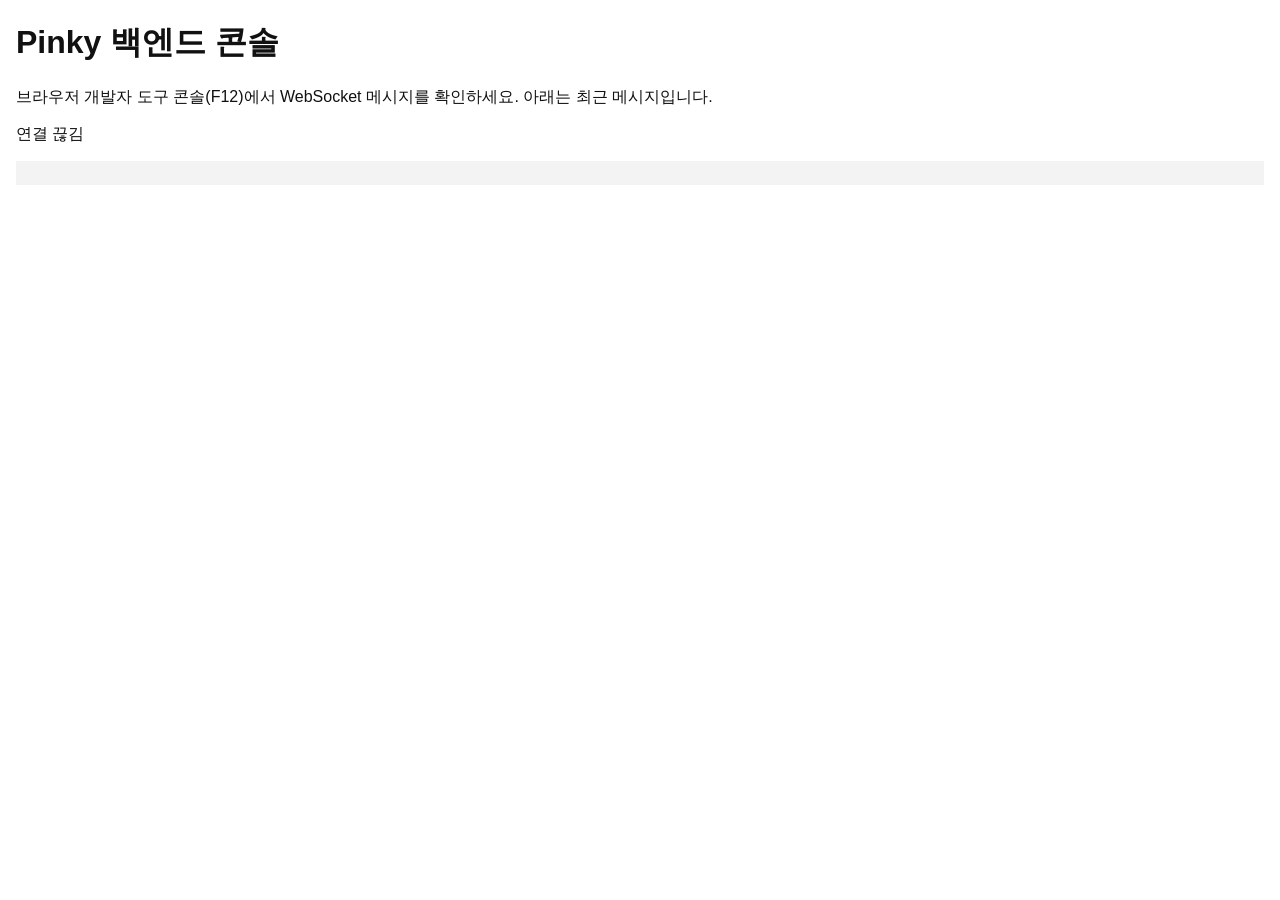
<file: pinky_web_gui/backend/static/console.html>
<!doctype html>
<html lang="ko">
<meta charset="utf-8">
<meta name="viewport" content="width=device-width, initial-scale=1">
<title>Pinky 백엔드 콘솔</title>
<style>
  body { font-family: sans-serif; margin: 16px; background: #fff; color: #111; }
  pre { background: #f3f3f3; padding: 12px; overflow: auto; max-height: 70vh; }
  @media (prefers-color-scheme: dark) { body { background: #111; color: #eee; } pre { background: #222; } }
</style>
<h1>Pinky 백엔드 콘솔</h1>
<p>브라우저 개발자 도구 콘솔(F12)에서 WebSocket 메시지를 확인하세요. 아래는 최근 메시지입니다.</p>
<p id="st">연결 중...</p>
<pre id="log"></pre>
<script>
  const logEl = document.getElementById('log'), st = document.getElementById('st');
  const lines = [];
  const ws = new WebSocket((location.protocol === 'https:' ? 'wss://' : 'ws://') + location.host + '/ws');
  ws.onopen = () => { st.textContent = '연결됨'; };
  ws.onclose = () => { st.textContent = '연결 끊김'; };
  ws.onmessage = (e) => {
    const m = JSON.parse(e.data);
    console.log(m.type, m);
    lines.push(e.data);
    if (lines.length > 40) lines.shift();
    logEl.textContent = lines.join('\n');
  };
</script>
</html>
</file>
